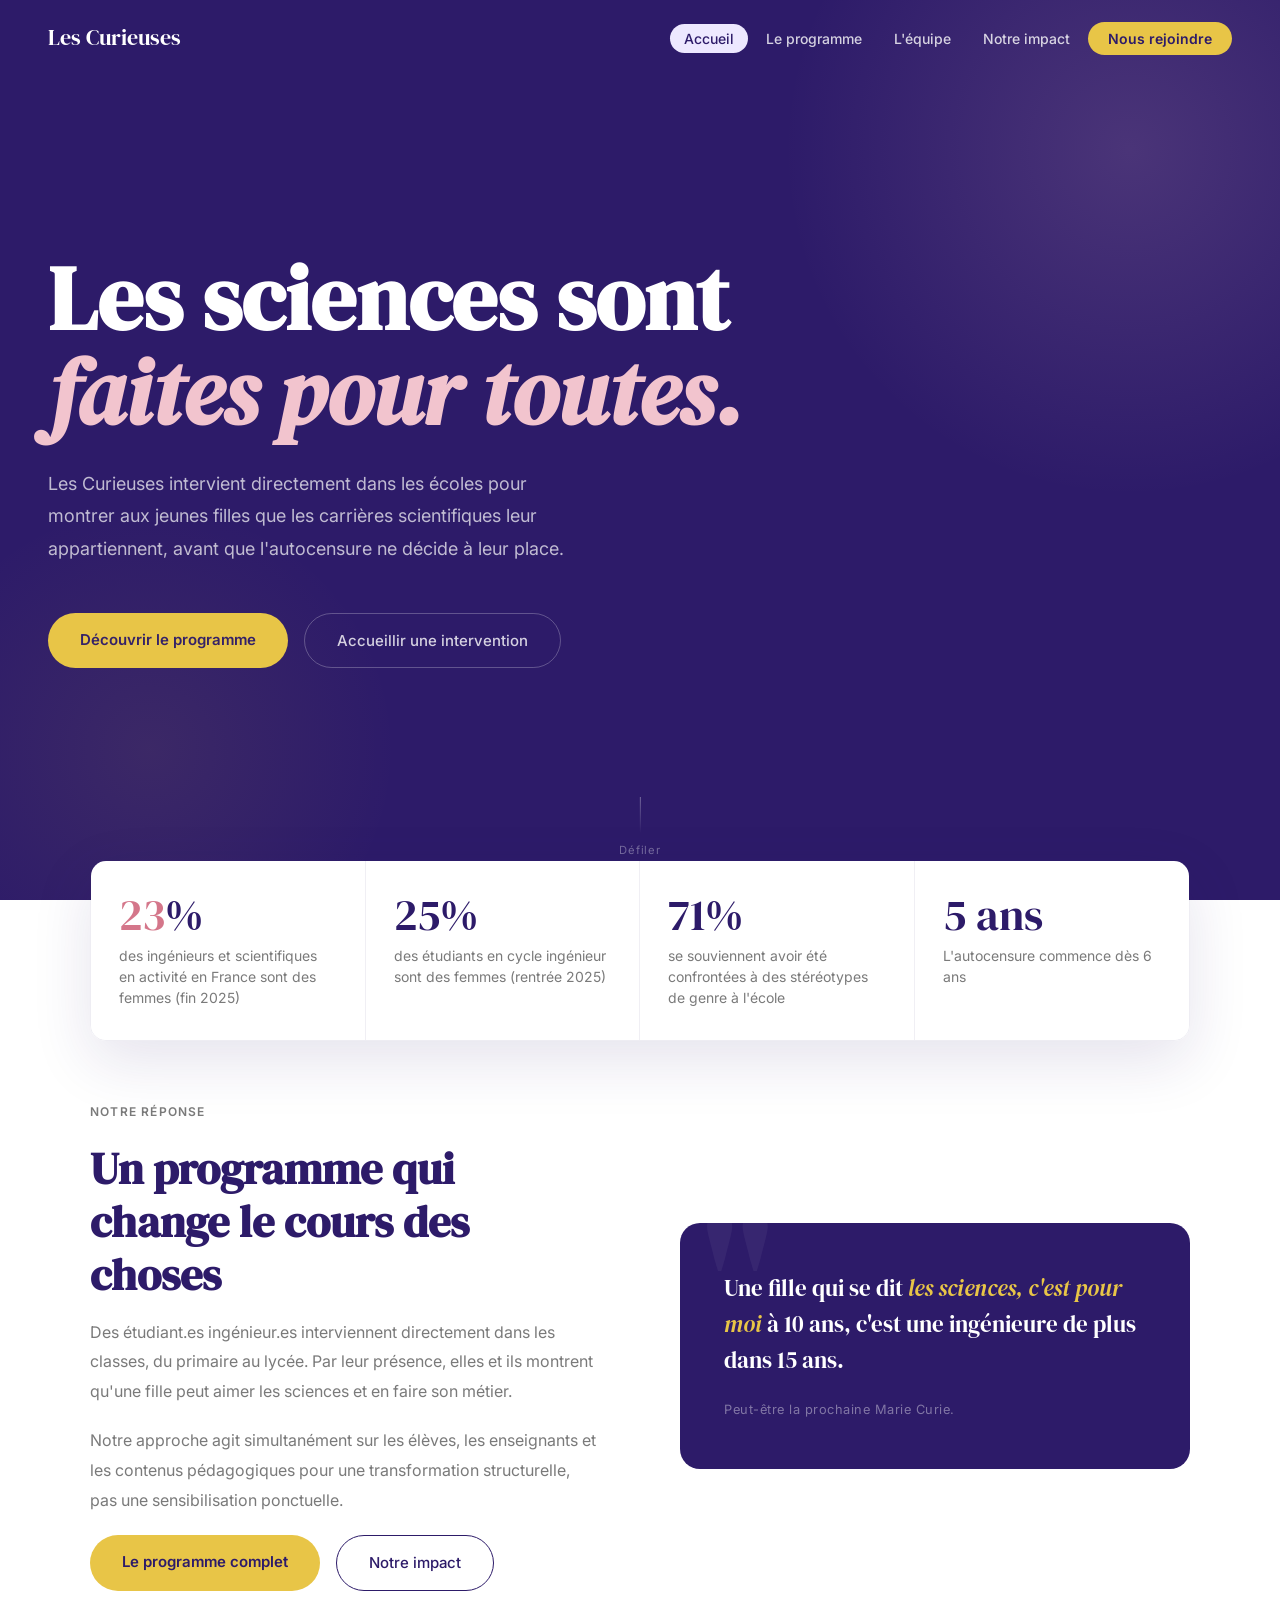
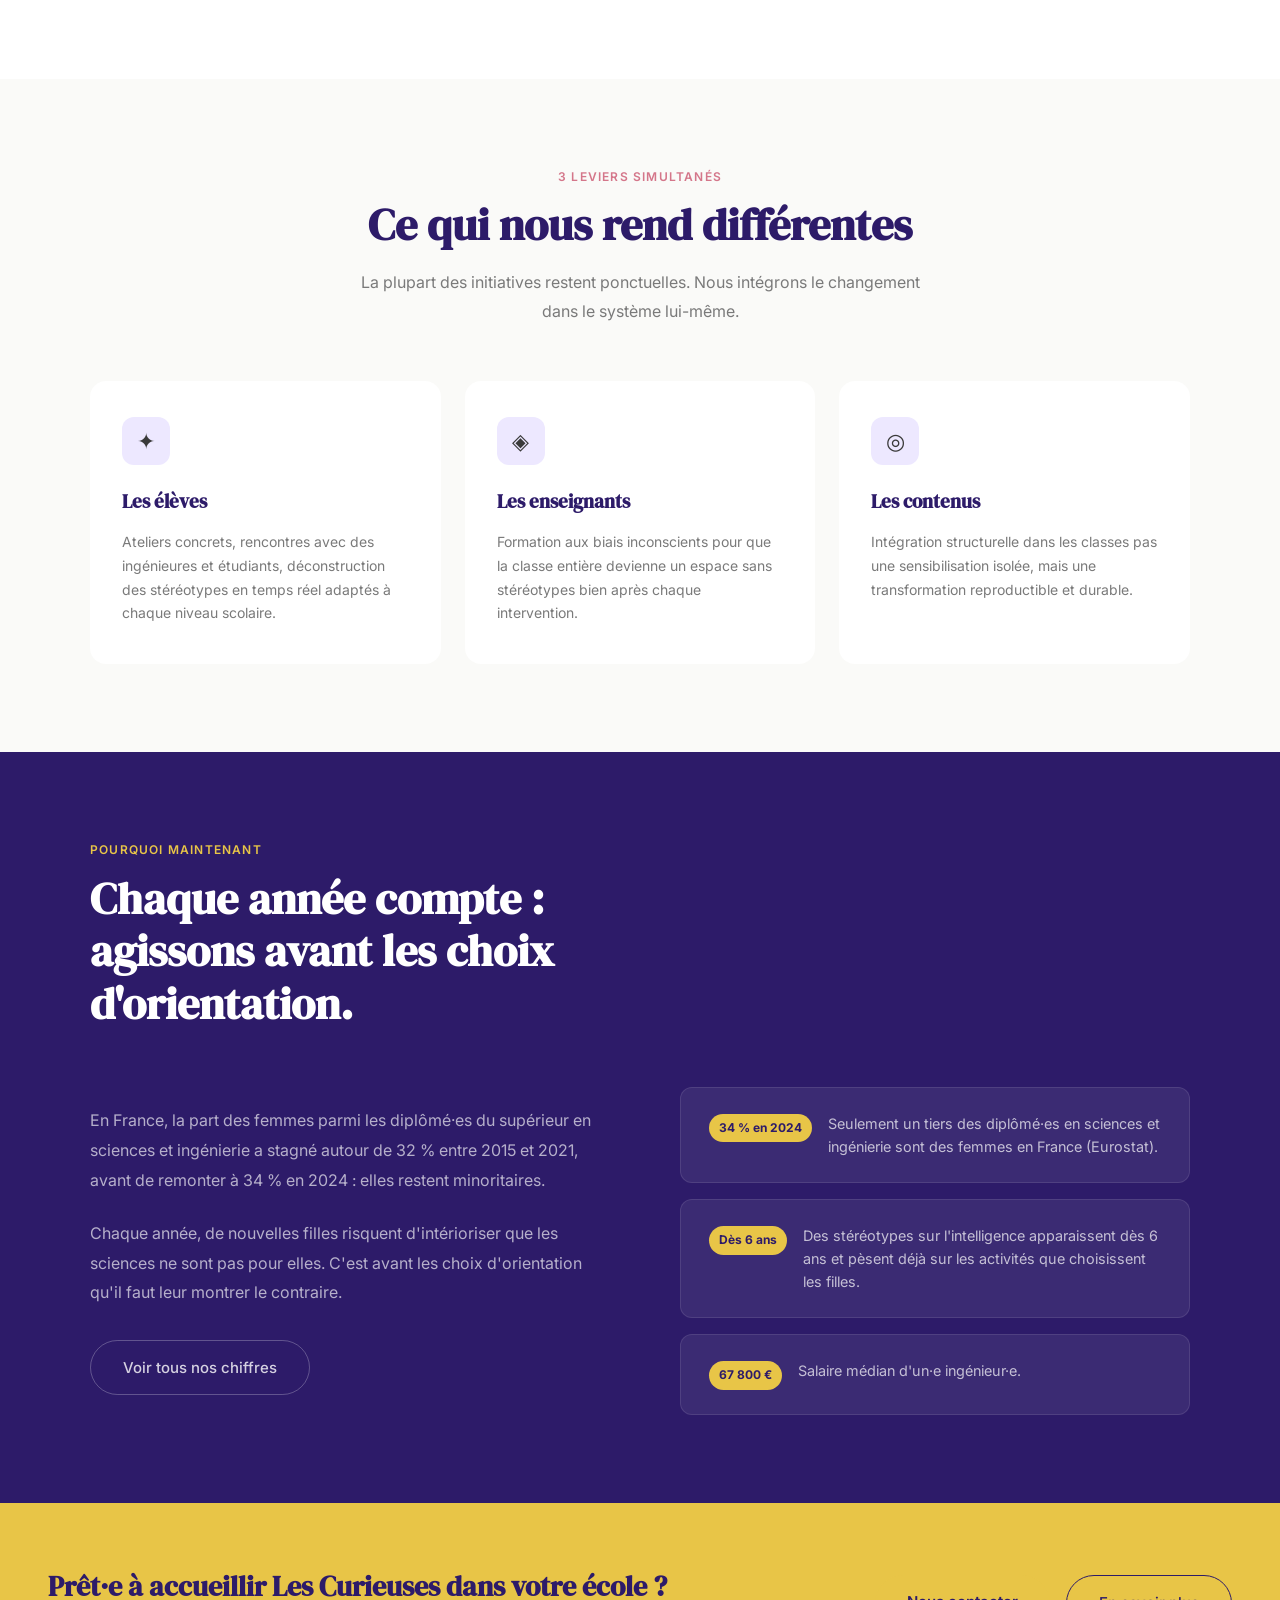
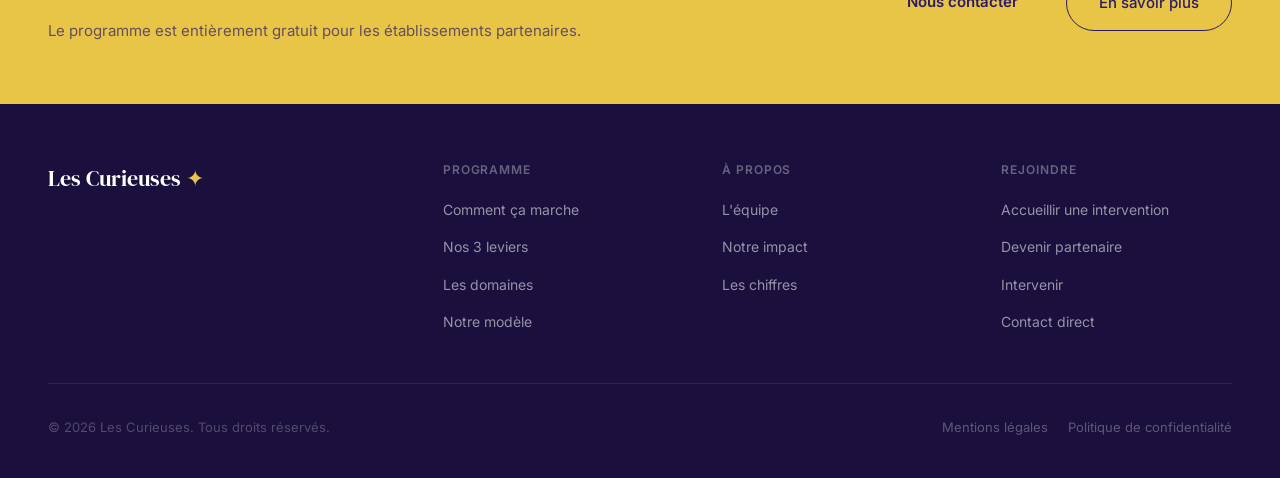
<file: index.html>
<!DOCTYPE html>
<html lang="fr">
<head>
<meta charset="UTF-8">
<meta name="viewport" content="width=device-width, initial-scale=1.0">
<title>Les Curieuses — Les sciences sont pour toutes</title>
<meta name="description" content="Les Curieuses : des ingénieur.es bénévoles interviennent en classe pour montrer aux filles de 6 à 16 ans que les sciences sont pour toutes.">
<meta property="og:title" content="Les Curieuses — Les sciences sont pour toutes">
<meta property="og:description" content="Les Curieuses : des ingénieur.es bénévoles interviennent en classe pour montrer aux filles de 6 à 16 ans que les sciences sont pour toutes.">
<meta property="og:type" content="website">
<link rel="icon" href="data:image/svg+xml,%3Csvg xmlns=%22http://www.w3.org/2000/svg%22 viewBox=%220 0 100 100%22%3E%3Ctext y=%22.9em%22 font-size=%2290%22%3E%E2%9C%A6%3C/text%3E%3C/svg%3E">
<link rel="preconnect" href="https://fonts.googleapis.com">
<link rel="preconnect" href="https://fonts.gstatic.com" crossorigin>
<link href="https://fonts.googleapis.com/css2?family=DM+Serif+Display:ital@0;1&family=Inter:wght@400;500;600&display=swap" rel="stylesheet">
<link rel="stylesheet" href="css/style.css">
<style>
  /* HERO */
  .hero {
    min-height: 100vh;
    background: var(--violet);
    display: flex;
    flex-direction: column;
    justify-content: center;
    padding: 120px 48px 100px;
    position: relative;
    overflow: hidden;
  }
  .hero::before {
    content: '';
    position: absolute;
    top: -200px; right: -200px;
    width: 700px; height: 700px;
    border-radius: 50%;
    background: radial-gradient(circle, rgba(242,196,206,0.15) 0%, transparent 70%);
    pointer-events: none;
  }
  .hero::after {
    content: '';
    position: absolute;
    bottom: -100px; left: -100px;
    width: 500px; height: 500px;
    border-radius: 50%;
    background: radial-gradient(circle, rgba(232,197,71,0.08) 0%, transparent 70%);
    pointer-events: none;
  }
  .hero-eyebrow {
    font-size: 0.75rem;
    font-weight: 600;
    letter-spacing: 0.12em;
    text-transform: uppercase;
    color: var(--gold);
    margin-bottom: 24px;
  }
  .hero h1 {
    font-family: 'DM Serif Display', serif;
    font-size: clamp(3rem, 7vw, 6rem);
    color: var(--white);
    line-height: 1.05;
    max-width: 800px;
    margin-bottom: 28px;
  }
  .hero h1 em { color: var(--rose); font-style: italic; }
  .hero-sub {
    font-size: 1.125rem;
    color: rgba(255,255,255,0.7);
    max-width: 540px;
    margin-bottom: 48px;
    line-height: 1.8;
  }
  .hero-actions { display: flex; gap: 16px; flex-wrap: wrap; }
  .hero-scroll {
    position: absolute;
    bottom: 40px; left: 50%;
    transform: translateX(-50%);
    display: flex; flex-direction: column; align-items: center; gap: 8px;
    color: rgba(255,255,255,0.35);
    font-size: 0.7rem;
    letter-spacing: 0.08em;
    animation: nudge 2s infinite;
  }
  .scroll-line { width: 1px; height: 36px; background: linear-gradient(to bottom, rgba(255,255,255,0.35), transparent); }
  @keyframes nudge { 0%,100% { transform: translateX(-50%) translateY(0); } 50% { transform: translateX(-50%) translateY(6px); } }

  /* STATS BAR */
  .stats-bar {
    background: var(--white);
    padding: 0 48px;
  }
  .stats-inner {
    max-width: 1100px;
    margin: 0 auto;
    display: grid;
    grid-template-columns: repeat(4, 1fr);
    border: 1px solid rgba(45,27,105,0.08);
    border-radius: 16px;
    overflow: hidden;
    transform: translateY(-40px);
    box-shadow: 0 20px 60px rgba(45,27,105,0.12);
  }
  .stat-item {
    padding: 32px 28px;
    border-right: 1px solid rgba(45,27,105,0.07);
    background: var(--white);
  }
  .stat-item:last-child { border-right: none; }
  .stat-num {
    font-family: 'DM Serif Display', serif;
    font-size: 2.75rem;
    color: var(--violet);
    line-height: 1;
    margin-bottom: 8px;
  }
  .stat-num .accent { color: var(--rose-deep); }
  .stat-label { font-size: 0.875rem; color: var(--text-muted); line-height: 1.5; }

  /* INTRO */
  .intro { background: var(--white); padding-top: 20px; }
  .intro-layout {
    display: grid;
    grid-template-columns: 1fr 1fr;
    gap: 80px;
    align-items: center;
  }
  .intro-text p { color: var(--text-muted); margin-bottom: 20px; line-height: 1.85; }
  .intro-actions { display: flex; gap: 16px; margin-top: 8px; flex-wrap: wrap; }
  .intro-visual {
    background: var(--violet);
    border-radius: 20px;
    padding: 48px 44px;
    position: relative;
    overflow: hidden;
  }
  .intro-visual::before {
    content: '"';
    font-family: 'DM Serif Display', serif;
    font-size: 11rem;
    color: rgba(255,255,255,0.05);
    position: absolute;
    top: -30px; left: 20px;
    line-height: 1;
  }
  .intro-quote {
    font-family: 'DM Serif Display', serif;
    font-size: 1.45rem;
    color: var(--white);
    line-height: 1.55;
    margin-bottom: 20px;
    position: relative;
  }
  .intro-quote em { color: var(--gold); font-style: italic; }
  .intro-attr { font-size: 0.8rem; color: rgba(255,255,255,0.4); letter-spacing: 0.04em; }

  /* LEVIERS PREVIEW */
  .leviers-preview { background: var(--cream); }
  .leviers-grid {
    display: grid;
    grid-template-columns: repeat(3, 1fr);
    gap: 24px;
    margin-top: 56px;
  }
  .levier-card {
    background: var(--white);
    border-radius: 16px;
    padding: 36px 32px;
    border-bottom: 3px solid transparent;
    transition: transform 0.2s, box-shadow 0.2s, border-color 0.2s;
  }
  .levier-card:hover { transform: translateY(-6px); box-shadow: 0 16px 40px rgba(45,27,105,0.1); border-bottom-color: var(--rose-deep); }
  .levier-icon {
    width: 48px; height: 48px;
    border-radius: 12px;
    background: var(--violet-pale);
    display: flex; align-items: center; justify-content: center;
    font-size: 1.4rem;
    margin-bottom: 20px;
  }
  .levier-title { font-family: 'DM Serif Display', serif; font-size: 1.2rem; color: var(--violet); margin-bottom: 12px; }
  .levier-desc { font-size: 0.875rem; color: var(--text-muted); line-height: 1.7; }

  /* POURQUOI MAINTENANT */
  .urgence { background: var(--violet); padding: 88px 48px; }
  .urgence .section-title { color: var(--white); }
  .urgence .section-eyebrow { color: var(--gold); }
  .urgence-layout {
    display: grid;
    grid-template-columns: 1fr 1fr;
    gap: 80px;
    align-items: center;
    margin-top: 56px;
  }
  .urgence-text p { color: rgba(255,255,255,0.65); line-height: 1.85; margin-bottom: 24px; }
  .urgence-cards { display: flex; flex-direction: column; gap: 16px; }
  .urgence-card {
    background: rgba(255,255,255,0.07);
    border: 1px solid rgba(255,255,255,0.1);
    border-radius: 12px;
    padding: 24px 28px;
    display: flex; gap: 16px; align-items: flex-start;
  }
  .urgence-badge {
    background: var(--gold);
    color: var(--violet);
    font-size: 0.75rem;
    font-weight: 700;
    padding: 4px 10px;
    border-radius: 100px;
    white-space: nowrap;
    margin-top: 2px;
  }
  .urgence-card-text { font-size: 0.9rem; color: rgba(255,255,255,0.7); line-height: 1.6; }

  /* CTA BANDE */
  .cta-band {
    background: var(--gold);
    padding: 60px 48px;
    display: flex;
    align-items: center;
    justify-content: space-between;
    gap: 32px;
    flex-wrap: wrap;
  }
  .cta-band-text h2 {
    font-family: 'DM Serif Display', serif;
    font-size: 1.75rem;
    color: var(--violet);
    margin-bottom: 8px;
  }
  .cta-band-text p { font-size: 0.9375rem; color: rgba(45,27,105,0.7); }
  .cta-band .btn-secondary { border-color: var(--violet); }

  @media (max-width: 768px) {
    .hero { padding: 110px 24px 80px; }
    .stats-bar { padding: 0 24px; }
    .stats-inner { grid-template-columns: 1fr 1fr; transform: translateY(-24px); }
    .stat-item { border-bottom: 1px solid rgba(45,27,105,0.07); }
    .intro-layout, .urgence-layout { grid-template-columns: 1fr; gap: 40px; }
    .leviers-grid { grid-template-columns: 1fr; }
    .cta-band { flex-direction: column; text-align: center; padding: 48px 24px; }
  }
</style>
</head>
<body>
<div id="nav-placeholder"></div>

<!-- HERO -->
<section class="hero">
  <!-- <p class="hero-eyebrow">En hommage à Marie Curie ✦ Double lauréate du Prix Nobel</p> -->
  <h1>Les sciences sont<br><em>faites pour toutes.</em></h1>
  <p class="hero-sub">Les Curieuses intervient directement dans les écoles pour montrer aux jeunes filles que les carrières scientifiques leur appartiennent, avant que l'autocensure ne décide à leur place.</p>
  <div class="hero-actions">
    <a href="programme.html" class="btn-primary">Découvrir le programme</a>
    <a href="contact.html" class="btn-ghost">Accueillir une intervention</a>
  </div>
  <div class="hero-scroll">
    <div class="scroll-line"></div>
    <span>Défiler</span>
  </div>
</section>

<!-- STATS BAR -->
<div class="stats-bar">
  <div class="stats-inner">
    <div class="stat-item reveal">
      <div class="stat-num"><span class="counter accent" data-target="27">0</span>%</div>
      <p class="stat-label">des ingénieurs et scientifiques en activité en France sont des femmes (fin 2025)</p>
    </div>
    <div class="stat-item reveal reveal-delay-1">
      <div class="stat-num"><span class="counter" data-target="29">0</span>%</div>
      <p class="stat-label">des étudiants en cycle ingénieur sont des femmes (rentrée 2025)</p>
    </div>
    <div class="stat-item reveal reveal-delay-2">
      <div class="stat-num"><span class="counter" data-target="82">0</span>%</div>
      <p class="stat-label">se souviennent avoir été confrontées à des stéréotypes de genre à l'école</p>
    </div>
    <div class="stat-item reveal reveal-delay-3">
      <div class="stat-num"><span class="counter" data-target="6">0</span> ans</div>
      <p class="stat-label">L'autocensure commence dès 6 ans</p>
    </div>
  </div>
</div>

<!-- INTRO -->
<section class="intro">
  <div class="container">
    <div class="intro-layout">
      <div class="intro-text">
        <p class="section-eyebrow reveal">Notre réponse</p>
        <h2 class="section-title reveal">Un programme qui change le cours des choses</h2>
        <p class="reveal">Des étudiant.es ingénieur.es interviennent directement dans les classes, du primaire au lycée. Par leur présence, elles et ils montrent qu'une fille peut aimer les sciences et en faire son métier.</p>
        <p class="reveal">Notre approche agit simultanément sur les élèves, les enseignants et les contenus pédagogiques pour une transformation structurelle, pas une sensibilisation ponctuelle.</p>
        <div class="intro-actions reveal">
          <a href="programme.html" class="btn-primary">Le programme complet</a>
          <a href="impact.html" class="btn-secondary">Notre impact</a>
        </div>
      </div>
      <div class="intro-visual reveal">
        <p class="intro-quote">Une fille qui se dit <em> les sciences, c'est pour moi </em> à 10 ans, c'est une ingénieure de plus dans 15 ans.</p>
        <p class="intro-attr"> Peut-être la prochaine Marie Curie.</p>
      </div>
    </div>
  </div>
</section>

<!-- LEVIERS -->
<section class="leviers-preview">
  <div class="container">
    <div style="text-align: center; max-width: 560px; margin: 0 auto;">
      <p class="section-eyebrow reveal">3 leviers simultanés</p>
      <h2 class="section-title reveal">Ce qui nous rend différentes</h2>
      <p class="section-sub reveal">La plupart des initiatives restent ponctuelles. Nous intégrons le changement dans le système lui-même.</p>
    </div>
    <div class="leviers-grid">
      <div class="levier-card reveal">
        <div class="levier-icon">✦</div>
        <h3 class="levier-title">Les élèves</h3>
        <p class="levier-desc">Ateliers concrets, rencontres avec des ingénieures et étudiants, déconstruction des stéréotypes en temps réel adaptés à chaque niveau scolaire.</p>
      </div>
      <div class="levier-card reveal reveal-delay-1">
        <div class="levier-icon">◈</div>
        <h3 class="levier-title">Les enseignants</h3>
        <p class="levier-desc">Formation aux biais inconscients pour que la classe entière devienne un espace sans stéréotypes bien après chaque intervention.</p>
      </div>
      <div class="levier-card reveal reveal-delay-2">
        <div class="levier-icon">◎</div>
        <h3 class="levier-title">Les contenus</h3>
        <p class="levier-desc">Intégration structurelle dans les classes pas une sensibilisation isolée, mais une transformation reproductible et durable.</p>
      </div>
    </div>
  </div>
</section>

<!-- URGENCE -->
<section class="urgence">
  <div class="container">
    <p class="section-eyebrow reveal">Pourquoi maintenant</p>
    <h2 class="section-title reveal" style="max-width: 600px;">Chaque année compte : agissons avant les choix d'orientation.</h2>
    <div class="urgence-layout">
      <div class="urgence-text">
        <p class="reveal">En France, la part des femmes parmi les diplômé·es du supérieur en sciences et ingénierie a stagné autour de 32 % entre 2015 et 2021, avant de remonter à 34 % en 2024 : elles restent minoritaires.</p>
        <p class="reveal">Chaque année, de nouvelles filles risquent d'intérioriser que les sciences ne sont pas pour elles. C'est avant les choix d'orientation qu'il faut leur montrer le contraire.</p>
        <a href="impact.html" class="btn-ghost reveal" style="margin-top: 8px;">Voir tous nos chiffres</a>
      </div>
      <div class="urgence-cards">
        <div class="urgence-card reveal">
          <span class="urgence-badge">34 % en 2024</span>
          <p class="urgence-card-text">Seulement un tiers des diplômé·es en sciences et ingénierie sont des femmes en France (Eurostat).</p>
        </div>
        <div class="urgence-card reveal reveal-delay-1">
          <span class="urgence-badge">Dès 6 ans</span>
          <p class="urgence-card-text">Des stéréotypes sur l'intelligence apparaissent dès 6 ans et pèsent déjà sur les activités que choisissent les filles.</p>
        </div>
        <div class="urgence-card reveal reveal-delay-2">
          <span class="urgence-badge">67 800 €</span>
          <p class="urgence-card-text">Salaire médian d'un·e ingénieur·e.</p>
        </div>
      </div>
    </div>
  </div>
</section>

<!-- CTA BAND -->
<div class="cta-band">
  <div class="cta-band-text">
    <h2>Prêt·e à accueillir Les Curieuses dans votre école ?</h2>
    <p>Le programme est entièrement gratuit pour les établissements partenaires.</p>
  </div>
  <div style="display: flex; gap: 16px; flex-wrap: wrap;">
    <a href="contact.html" class="btn-primary">Nous contacter</a>
    <a href="programme.html" class="btn-secondary">En savoir plus</a>
  </div>
</div>

<div id="footer-placeholder"></div>
<script src="js/layout.js"></script>
<script src="js/main.js"></script>
</body>
</html>
</file>
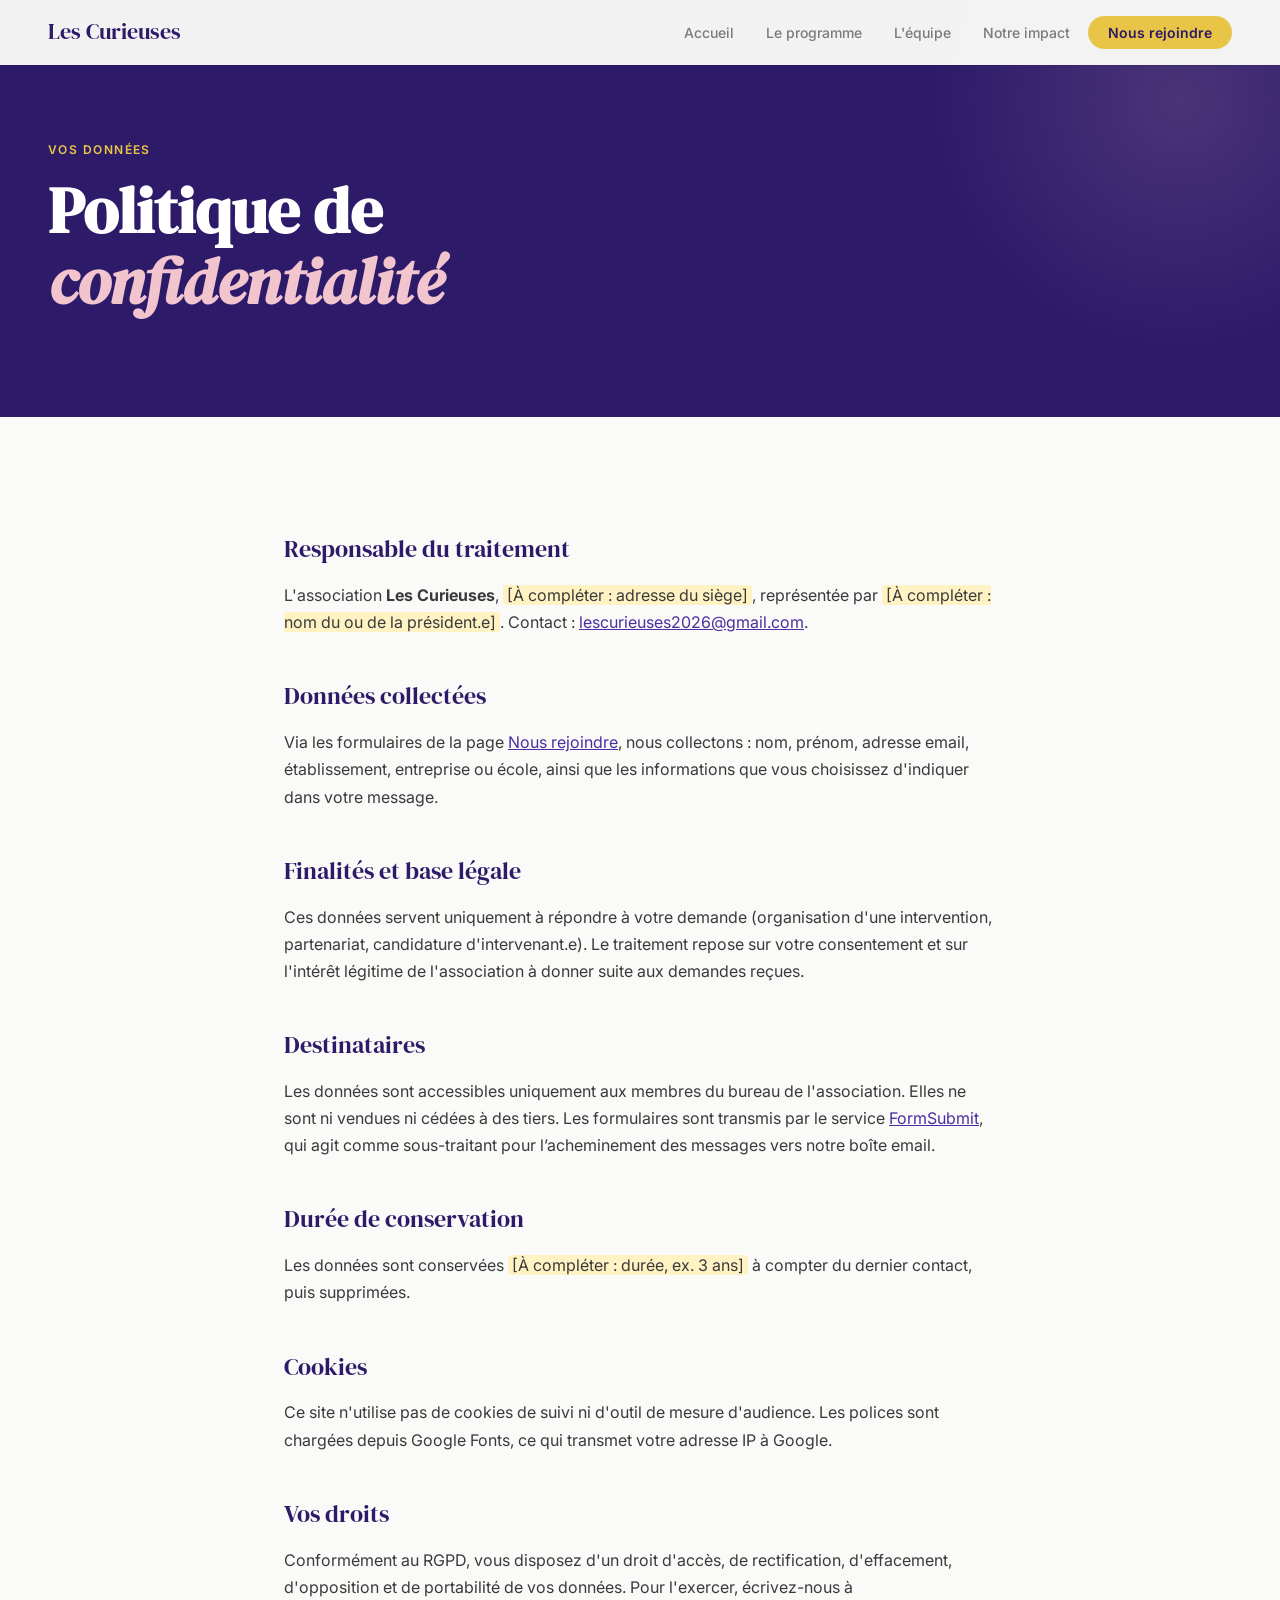
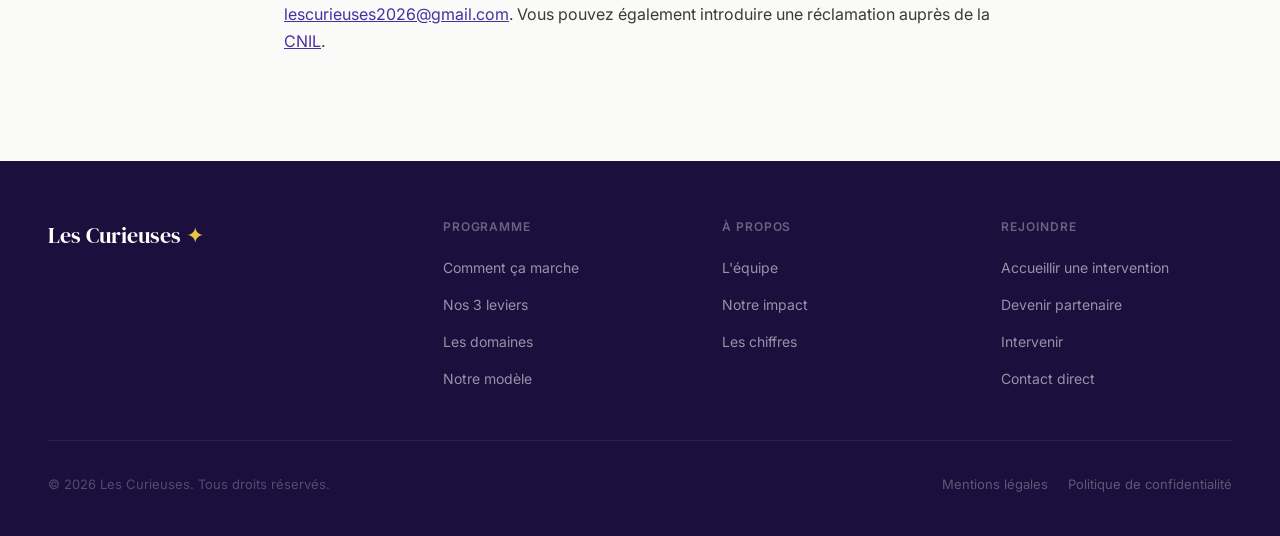
<file: confidentialite.html>
<!DOCTYPE html>
<html lang="fr">
<head>
<meta charset="UTF-8">
<meta name="viewport" content="width=device-width, initial-scale=1.0">
<title>Politique de confidentialité — Les Curieuses</title>
<meta name="description" content="Comment Les Curieuses collecte et protège vos données personnelles.">
<meta property="og:title" content="Politique de confidentialité — Les Curieuses">
<meta property="og:description" content="Comment Les Curieuses collecte et protège vos données personnelles.">
<meta property="og:type" content="website">
<link rel="icon" href="data:image/svg+xml,%3Csvg xmlns=%22http://www.w3.org/2000/svg%22 viewBox=%220 0 100 100%22%3E%3Ctext y=%22.9em%22 font-size=%2290%22%3E%E2%9C%A6%3C/text%3E%3C/svg%3E">
<link rel="preconnect" href="https://fonts.googleapis.com">
<link rel="preconnect" href="https://fonts.gstatic.com" crossorigin>
<link href="https://fonts.googleapis.com/css2?family=DM+Serif+Display:ital@0;1&family=Inter:wght@400;500;600&display=swap" rel="stylesheet">
<link rel="stylesheet" href="css/style.css">
<style>
  .legal { max-width: 760px; margin: 0 auto; padding: 72px 24px 96px; }
  .legal h2 { font-family: 'DM Serif Display', serif; color: var(--violet); font-size: 1.5rem; font-weight: 400; margin: 40px 0 12px; }
  .legal p, .legal li { line-height: 1.7; margin-bottom: 10px; }
  .legal ul { padding-left: 20px; margin-bottom: 10px; }
  .legal a { color: var(--violet-light); }
  .todo { background: #FFF3C4; padding: 0 4px; border-radius: 3px; }
</style>
</head>
<body>
<div id="nav-placeholder"></div>

<div class="page-header">
  <p class="page-header-eyebrow">Vos données</p>
  <h1>Politique de <em>confidentialité</em></h1>
</div>

<section class="legal">
  <h2>Responsable du traitement</h2>
  <p>L'association <strong>Les Curieuses</strong>, <span class="todo">[À compléter : adresse du siège]</span>, représentée par <span class="todo">[À compléter : nom du ou de la président.e]</span>. Contact : <a href="mailto:lescurieuses2026@gmail.com">lescurieuses2026@gmail.com</a>.</p>

  <h2>Données collectées</h2>
  <p>Via les formulaires de la page <a href="contact.html">Nous rejoindre</a>, nous collectons : nom, prénom, adresse email, établissement, entreprise ou école, ainsi que les informations que vous choisissez d'indiquer dans votre message.</p>

  <h2>Finalités et base légale</h2>
  <p>Ces données servent uniquement à répondre à votre demande (organisation d'une intervention, partenariat, candidature d'intervenant.e). Le traitement repose sur votre consentement et sur l'intérêt légitime de l'association à donner suite aux demandes reçues.</p>

  <h2>Destinataires</h2>
  <p>Les données sont accessibles uniquement aux membres du bureau de l'association. Elles ne sont ni vendues ni cédées à des tiers. Les formulaires sont transmis par le service <a href="https://formsubmit.co" target="_blank" rel="noopener">FormSubmit</a>, qui agit comme sous-traitant pour l’acheminement des messages vers notre boîte email.</p>

  <h2>Durée de conservation</h2>
  <p>Les données sont conservées <span class="todo">[À compléter : durée, ex. 3 ans]</span> à compter du dernier contact, puis supprimées.</p>

  <h2>Cookies</h2>
  <p>Ce site n'utilise pas de cookies de suivi ni d'outil de mesure d'audience. Les polices sont chargées depuis Google Fonts, ce qui transmet votre adresse IP à Google.</p>

  <h2>Vos droits</h2>
  <p>Conformément au RGPD, vous disposez d'un droit d'accès, de rectification, d'effacement, d'opposition et de portabilité de vos données. Pour l'exercer, écrivez-nous à <a href="mailto:lescurieuses2026@gmail.com">lescurieuses2026@gmail.com</a>. Vous pouvez également introduire une réclamation auprès de la <a href="https://www.cnil.fr" target="_blank" rel="noopener">CNIL</a>.</p>
</section>

<div id="footer-placeholder"></div>
<script src="js/layout.js"></script>
<script src="js/main.js"></script>
<script>
  document.addEventListener('DOMContentLoaded', () => {
    const navbar = document.getElementById('navbar');
    if (navbar) navbar.classList.add('solid');
  });
</script>
</body>
</html>
</file>
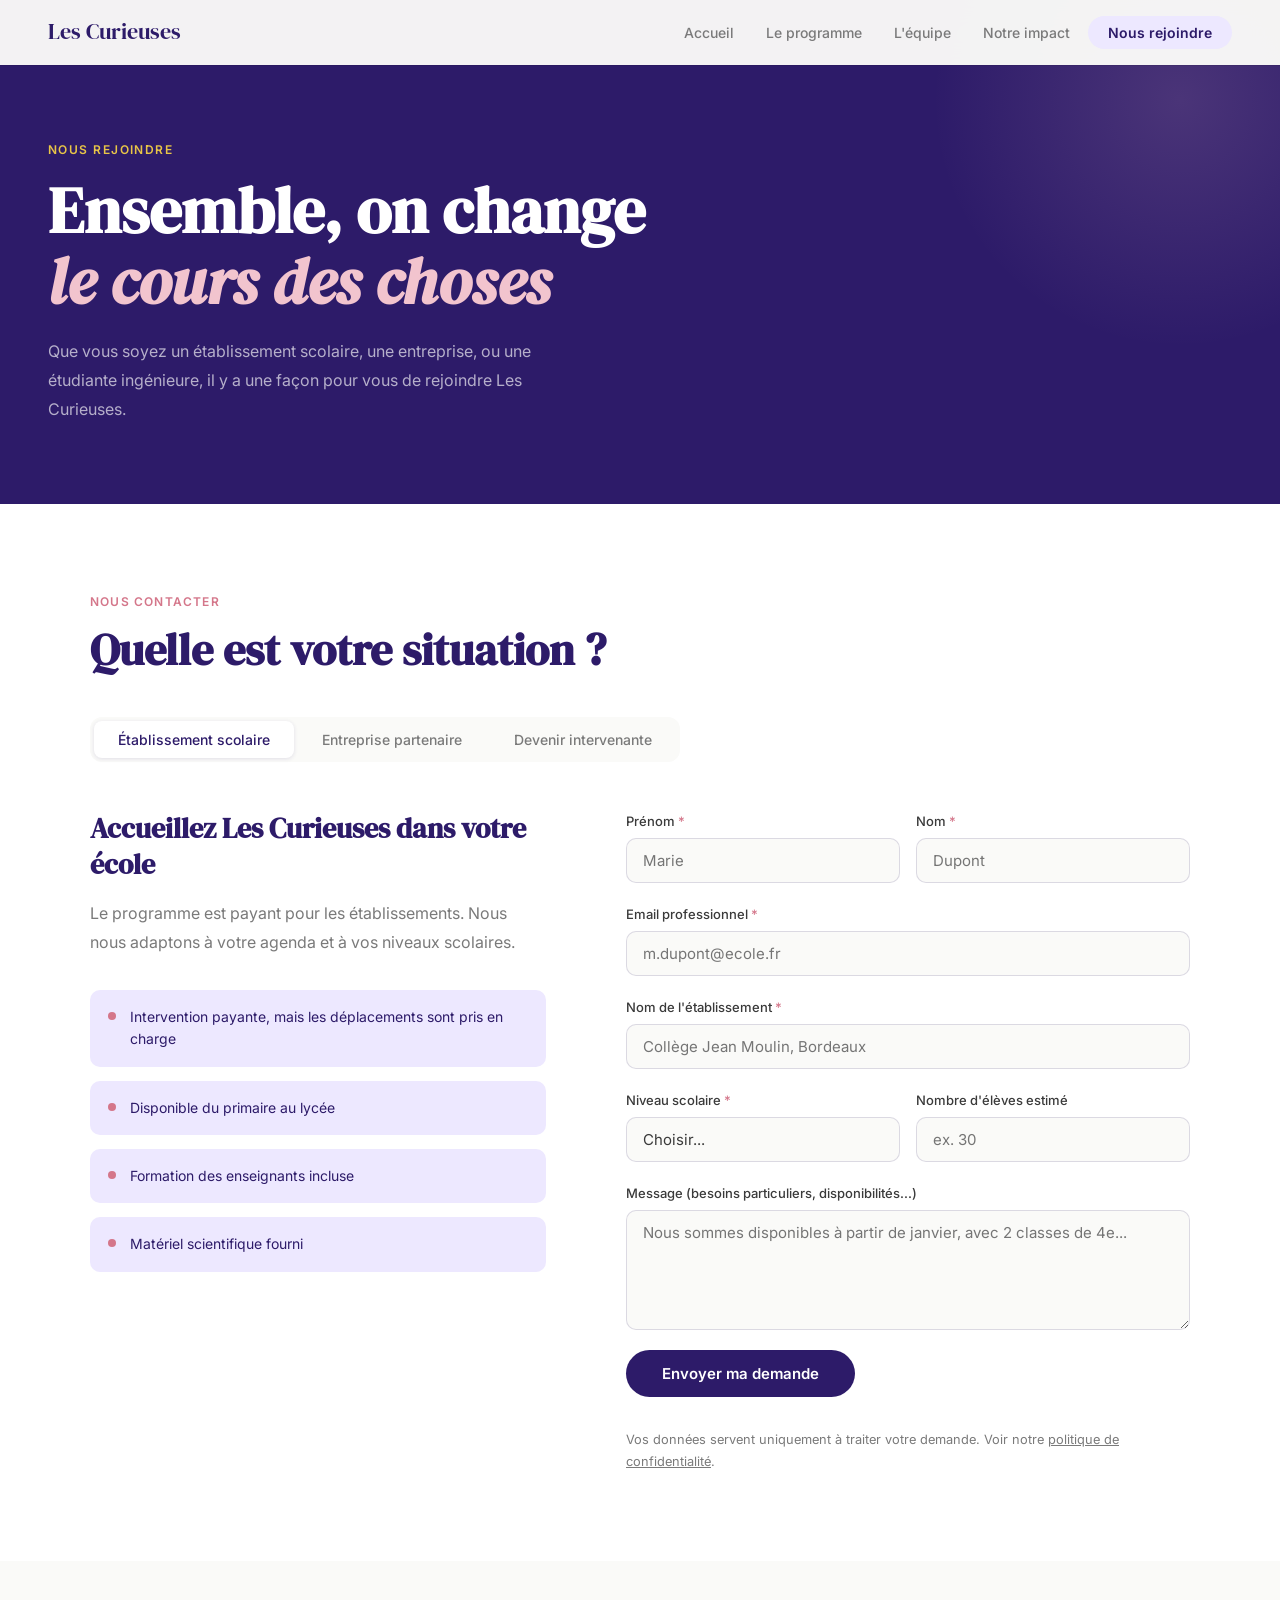
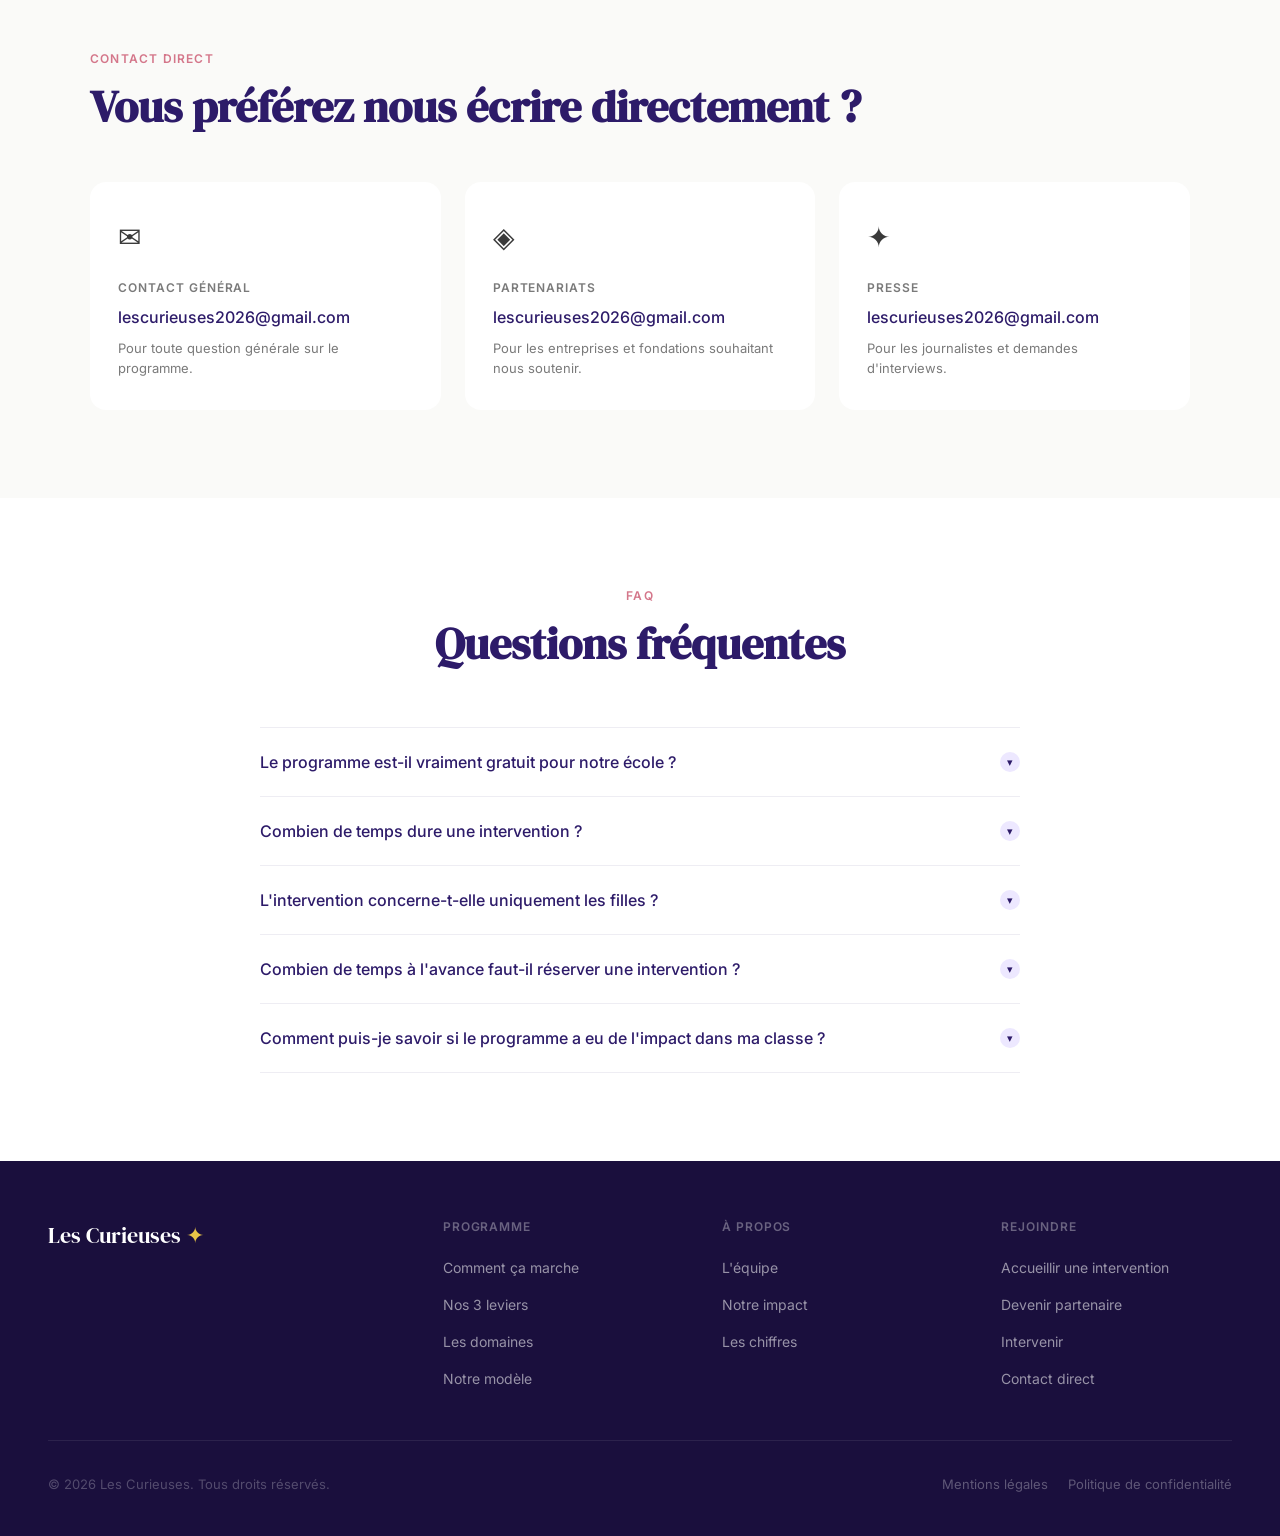
<file: contact.html>
<!DOCTYPE html>
<html lang="fr">
<head>
<meta charset="UTF-8">
<meta name="viewport" content="width=device-width, initial-scale=1.0">
<title>Contact — Les Curieuses</title>
<meta name="description" content="Accueillir une intervention, devenir partenaire ou intervenant.e : rejoignez Les Curieuses.">
<meta property="og:title" content="Contact — Les Curieuses">
<meta property="og:description" content="Accueillir une intervention, devenir partenaire ou intervenant.e : rejoignez Les Curieuses.">
<meta property="og:type" content="website">
<link rel="icon" href="data:image/svg+xml,%3Csvg xmlns=%22http://www.w3.org/2000/svg%22 viewBox=%220 0 100 100%22%3E%3Ctext y=%22.9em%22 font-size=%2290%22%3E%E2%9C%A6%3C/text%3E%3C/svg%3E">
<link rel="preconnect" href="https://fonts.googleapis.com">
<link rel="preconnect" href="https://fonts.gstatic.com" crossorigin>
<link rel="preconnect" href="https://formsubmit.co" crossorigin>
<link href="https://fonts.googleapis.com/css2?family=DM+Serif+Display:ital@0;1&family=Inter:wght@400;500;600&display=swap" rel="stylesheet">
<link rel="stylesheet" href="css/style.css">
<style>
  nav { background: var(--violet); }

  /* TABS */
  .tabs-section { background: var(--white); }
  .tabs-header {
    display: flex;
    gap: 4px;
    background: var(--cream);
    border-radius: 12px;
    padding: 4px;
    margin-bottom: 48px;
    width: fit-content;
  }
  .tab-btn {
    padding: 10px 24px;
    border-radius: 8px;
    font-size: 0.875rem;
    font-weight: 500;
    color: var(--text-muted);
    cursor: pointer;
    border: none;
    background: none;
    transition: background 0.15s, color 0.15s;
    font-family: 'Inter', sans-serif;
  }
  .tab-btn.active {
    background: var(--white);
    color: var(--violet);
    box-shadow: 0 1px 4px rgba(45,27,105,0.12);
  }
  .tab-panel { display: none; }
  .tab-panel.active { display: grid; }

  /* FORM LAYOUT */
  .form-layout {
    grid-template-columns: 1fr 1fr;
    gap: 80px;
    align-items: start;
  }
  .form-info h3 {
    font-family: 'DM Serif Display', serif;
    font-size: 1.75rem;
    color: var(--violet);
    margin-bottom: 16px;
    line-height: 1.3;
  }
  .form-info p { color: var(--text-muted); line-height: 1.85; margin-bottom: 20px; }
  .form-highlights { display: flex; flex-direction: column; gap: 14px; margin-top: 32px; }
  .form-highlight {
    display: flex; gap: 14px; align-items: flex-start;
    background: var(--violet-pale);
    border-radius: 10px;
    padding: 16px 18px;
  }
  .highlight-dot { width: 8px; height: 8px; border-radius: 50%; background: var(--rose-deep); flex-shrink: 0; margin-top: 6px; }
  .highlight-text { font-size: 0.875rem; color: var(--violet); line-height: 1.6; }

  /* FORM */
  .contact-form { display: flex; flex-direction: column; gap: 20px; }
  .form-row { display: grid; grid-template-columns: 1fr 1fr; gap: 16px; }
  .form-group { display: flex; flex-direction: column; gap: 6px; }
  .form-group label { font-size: 0.8125rem; font-weight: 500; color: var(--text); }
  .form-group input,
  .form-group select,
  .form-group textarea {
    padding: 12px 16px;
    border: 1.5px solid rgba(45,27,105,0.15);
    border-radius: 10px;
    font-size: 0.9375rem;
    font-family: 'Inter', sans-serif;
    color: var(--text);
    background: var(--cream);
    transition: border-color 0.15s, background 0.15s;
    outline: none;
    -webkit-appearance: none;
  }
  .form-group input:focus,
  .form-group select:focus,
  .form-group textarea:focus {
    border-color: var(--violet);
    background: var(--white);
    box-shadow: 0 0 0 4px rgba(45,27,105,0.06);
  }
  .form-group textarea { resize: vertical; min-height: 120px; }
  .form-group select { cursor: pointer; }
  .form-required { color: var(--rose-deep); }
  .form-submit {
    background: var(--violet);
    color: var(--white);
    padding: 14px 36px;
    border-radius: 100px;
    font-size: 0.9375rem;
    font-weight: 600;
    border: none;
    cursor: pointer;
    font-family: 'Inter', sans-serif;
    transition: transform 0.15s, box-shadow 0.15s;
    align-self: flex-start;
  }
  .form-submit:hover { transform: translateY(-2px); box-shadow: 0 8px 24px rgba(45,27,105,0.25); }
  .form-success {
    display: none;
    background: #EAF3DE;
    color: #3B6D11;
    border-radius: 12px;
    padding: 20px 24px;
    font-size: 0.9rem;
    line-height: 1.6;
  }

  /* CONTACT DIRECT */
  .contact-direct { background: var(--cream); }
  .contact-direct-grid {
    display: grid;
    grid-template-columns: repeat(auto-fit, minmax(240px, 1fr));
    gap: 24px;
    margin-top: 48px;
  }
  .contact-item {
    background: var(--white);
    border-radius: 16px;
    padding: 32px 28px;
    transition: transform 0.2s;
  }
  .contact-item:hover { transform: translateY(-4px); }
  .contact-item-icon { font-size: 1.75rem; margin-bottom: 16px; }
  .contact-item-label { font-size: 0.75rem; font-weight: 600; letter-spacing: 0.08em; text-transform: uppercase; color: var(--text-muted); margin-bottom: 6px; }
  .contact-item-value { font-size: 1rem; font-weight: 500; color: var(--violet); margin-bottom: 8px; }
  .contact-item a { color: var(--violet); text-decoration: none; transition: color 0.15s; }
  .contact-item a:hover { color: var(--rose-deep); }
  .contact-item-desc { font-size: 0.8125rem; color: var(--text-muted); line-height: 1.5; }

  /* FAQ */
  .faq { background: var(--white); }
  .faq-list { max-width: 760px; margin: 56px auto 0; display: flex; flex-direction: column; gap: 0; }
  .faq-item { border-bottom: 1px solid rgba(45,27,105,0.08); }
  .faq-item:first-child { border-top: 1px solid rgba(45,27,105,0.08); }
  .faq-q {
    width: 100%;
    background: none;
    border: none;
    padding: 24px 0;
    display: flex;
    justify-content: space-between;
    align-items: center;
    cursor: pointer;
    font-size: 1rem;
    font-weight: 500;
    color: var(--violet);
    font-family: 'Inter', sans-serif;
    text-align: left;
    gap: 16px;
  }
  .faq-chevron {
    width: 20px; height: 20px;
    border-radius: 50%;
    background: var(--violet-pale);
    display: flex; align-items: center; justify-content: center;
    font-size: 0.7rem;
    color: var(--violet);
    flex-shrink: 0;
    transition: transform 0.25s, background 0.15s;
  }
  .faq-item.open .faq-chevron { transform: rotate(180deg); background: var(--violet); color: var(--white); }
  .faq-a {
    max-height: 0;
    overflow: hidden;
    transition: max-height 0.35s ease;
  }
  .faq-a-inner { padding: 0 0 24px; font-size: 0.9375rem; color: var(--text-muted); line-height: 1.8; }

  @media (max-width: 768px) {
    .form-layout { grid-template-columns: 1fr; }
    .form-row { grid-template-columns: 1fr; }
    .tabs-header { width: 100%; }
    .tab-btn { flex: 1; text-align: center; }
  }
</style>
</head>
<body>
<div id="nav-placeholder"></div>

<div class="page-header">
  <p class="page-header-eyebrow">Nous rejoindre</p>
  <h1>Ensemble, on change<br><em>le cours des choses</em></h1>
  <p class="page-header-sub">Que vous soyez un établissement scolaire, une entreprise, ou une étudiante ingénieure, il y a une façon pour vous de rejoindre Les Curieuses.</p>
</div>

<!-- FORMULAIRES AVEC TABS -->
<section class="tabs-section">
  <div class="container">
    <p class="section-eyebrow reveal">Nous contacter</p>
    <h2 class="section-title reveal" style="margin-bottom: 40px;">Quelle est votre situation ?</h2>

    <div class="tabs-header reveal" role="tablist">
      <button class="tab-btn active" role="tab" aria-selected="true" data-tab="etablissement">Établissement scolaire</button>
      <button class="tab-btn" role="tab" aria-selected="false" data-tab="partenaire">Entreprise partenaire</button>
      <button class="tab-btn" role="tab" aria-selected="false" data-tab="intervenir">Devenir intervenante</button>
    </div>

    <!-- TAB: ETABLISSEMENT -->
    <div class="tab-panel active form-layout" id="tab-etablissement">
      <div class="form-info reveal">
        <h3>Accueillez Les Curieuses dans votre école</h3>
        <p>Le programme est payant pour les établissements. Nous nous adaptons à votre agenda et à vos niveaux scolaires.</p>
        <div class="form-highlights">
          <div class="form-highlight"><div class="highlight-dot"></div><div class="highlight-text">Intervention payante, mais les déplacements sont pris en charge</div></div>
          <div class="form-highlight"><div class="highlight-dot"></div><div class="highlight-text">Disponible du primaire au lycée</div></div>
          <div class="form-highlight"><div class="highlight-dot"></div><div class="highlight-text">Formation des enseignants incluse</div></div>
          <div class="form-highlight"><div class="highlight-dot"></div><div class="highlight-text">Matériel scientifique fourni</div></div>
        </div>
      </div>
      <form class="contact-form reveal" id="form-etablissement">
        <div class="form-row">
          <div class="form-group">
            <label>Prénom <span class="form-required">*</span></label>
            <input type="text" name="prenom" placeholder="Marie" required>
          </div>
          <div class="form-group">
            <label>Nom <span class="form-required">*</span></label>
            <input type="text" name="nom" placeholder="Dupont" required>
          </div>
        </div>
        <div class="form-group">
          <label>Email professionnel <span class="form-required">*</span></label>
          <input type="email" name="email" placeholder="m.dupont@ecole.fr" required>
        </div>
        <div class="form-group">
          <label>Nom de l'établissement <span class="form-required">*</span></label>
          <input type="text" name="etablissement" placeholder="Collège Jean Moulin, Bordeaux" required>
        </div>
        <div class="form-row">
          <div class="form-group">
            <label>Niveau scolaire <span class="form-required">*</span></label>
            <select name="niveau" required>
              <option value="">Choisir...</option>
              <option>Primaire (CE2–CM2)</option>
              <option>Collège (6e–3e)</option>
              <option>Lycée (2de–Tle)</option>
              <option>Plusieurs niveaux</option>
            </select>
          </div>
          <div class="form-group">
            <label>Nombre d'élèves estimé</label>
            <input type="number" name="eleves" placeholder="ex. 30">
          </div>
        </div>
        <div class="form-group">
          <label>Message (besoins particuliers, disponibilités...)</label>
          <textarea name="message" placeholder="Nous sommes disponibles à partir de janvier, avec 2 classes de 4e..."></textarea>
        </div>
        <button type="submit" class="form-submit">Envoyer ma demande</button>
        <p class="form-consent" style="font-size: 0.8rem; color: var(--text-muted); margin-top: 12px;">Vos données servent uniquement à traiter votre demande. Voir notre <a href="confidentialite.html" style="color: inherit;">politique de confidentialité</a>.</p>
        <div class="form-success" id="success-etablissement">
          ✓ Votre demande a bien été envoyée ! Nous vous recontactons sous 48h pour organiser les modalités d'intervention.
        </div>
      </form>
    </div>

    <!-- TAB: PARTENAIRE -->
    <div class="tab-panel form-layout" id="tab-partenaire">
      <div class="form-info reveal">
        <h3 id="partenaire">Engagez votre entreprise pour l'égalité</h3>
        <p>Rejoignez les entreprises qui financent Les Curieuses dans le cadre de leur politique RSE. Un engagement concret, mesurable, et directement lié à l'égalité femmes-hommes.</p>
        <div class="form-highlights">
          <div class="form-highlight"><div class="highlight-dot"></div><div class="highlight-text">Mécénat avec reçu fiscal (réduction IS)</div></div>
          <div class="form-highlight"><div class="highlight-dot"></div><div class="highlight-text">Prêt de matériel pédagogique valorisé</div></div>
          <div class="form-highlight"><div class="highlight-dot"></div><div class="highlight-text">Rapports d'impact réguliers</div></div>
          <div class="form-highlight"><div class="highlight-dot"></div><div class="highlight-text">Visibilité dans nos supports de communication</div></div>
        </div>
      </div>
      <form class="contact-form" id="form-partenaire">
        <div class="form-row">
          <div class="form-group">
            <label>Prénom <span class="form-required">*</span></label>
            <input name="prenom" type="text" placeholder="Marie" required>
          </div>
          <div class="form-group">
            <label>Nom <span class="form-required">*</span></label>
            <input name="nom" type="text" placeholder="Dupont" required>
          </div>
        </div>
        <div class="form-group">
          <label>Email professionnel <span class="form-required">*</span></label>
          <input name="email" type="email" placeholder="m.dupont@entreprise.com" required>
        </div>
        <div class="form-row">
          <div class="form-group">
            <label>Entreprise <span class="form-required">*</span></label>
            <input name="entreprise" type="text" placeholder="Ex. Airbus, Total Energies..." required>
          </div>
          <div class="form-group">
            <label>Secteur</label>
            <select name="secteur">
              <option value="">Choisir...</option>
              <option>Énergie</option><option>Aéronautique</option><option>Chimie</option>
              <option>Numérique</option><option>Génie civil</option><option>Autre</option>
            </select>
          </div>
        </div>
        <div class="form-group">
          <label>Type de soutien envisagé</label>
          <select name="soutien">
            <option value="">Choisir...</option>
            <option>Mécénat financier</option>
            <option>Prêt de matériel</option>
            <option>Les deux</option>
            <option>Je veux en savoir plus d'abord</option>
          </select>
        </div>
        <div class="form-group">
          <label>Message</label>
          <textarea name="message" placeholder="Dites-nous en plus sur votre démarche RSE et ce que vous envisagez..."></textarea>
        </div>
        <button type="submit" class="form-submit">Nous contacter</button>
        <p class="form-consent" style="font-size: 0.8rem; color: var(--text-muted); margin-top: 12px;">Vos données servent uniquement à traiter votre demande. Voir notre <a href="confidentialite.html" style="color: inherit;">politique de confidentialité</a>.</p>
        <div class="form-success" id="success-partenaire">
          ✓ Merci pour votre intérêt ! Notre responsable partenariats vous contactera sous 48h.
        </div>
      </form>
    </div>

    <!-- TAB: INTERVENIR -->
    <div class="tab-panel form-layout" id="tab-intervenir">
      <div class="form-info reveal">
        <h3 id="intervenir">Devenez intervenante</h3>
        <p>Vous êtes étudiante en école d'ingénieurs ou en master scientifique ? Rejoignez Les Curieuses en service civique et transmettez votre passion des sciences.</p>
        <div class="form-highlights">
          <div class="form-highlight"><div class="highlight-dot"></div><div class="highlight-text">Formation complète de 2 jours assurée</div></div>
          <div class="form-highlight"><div class="highlight-dot"></div><div class="highlight-text">Déplacements remboursés</div></div>
          <div class="form-highlight"><div class="highlight-dot"></div><div class="highlight-text">Certificat valorisable dans votre portfolio</div></div>
          <div class="form-highlight"><div class="highlight-dot"></div><div class="highlight-text">2 à 5 interventions/mois selon disponibilité</div></div>
        </div>
      </div>
      <form class="contact-form" id="form-intervenir">
        <div class="form-row">
          <div class="form-group">
            <label>Prénom <span class="form-required">*</span></label>
            <input name="prenom" type="text" placeholder="Clara" required>
          </div>
          <div class="form-group">
            <label>Nom <span class="form-required">*</span></label>
            <input name="nom" type="text" placeholder="Martin" required>
          </div>
        </div>
        <div class="form-group">
          <label>Email <span class="form-required">*</span></label>
          <input name="email" type="email" placeholder="clara.martin@student.ecole.fr" required>
        </div>
        <div class="form-row">
          <div class="form-group">
            <label>École / Université <span class="form-required">*</span></label>
            <input name="ecole" type="text" placeholder="Ex. INSA Lyon, Polytechnique..." required>
          </div>
          <div class="form-group">
            <label>Spécialité</label>
            <select name="specialite">
              <option value="">Choisir...</option>
              <option>Chimie</option><option>Génie civil</option><option>Informatique</option>
              <option>Énergie</option><option>Biomédical</option><option>Aéronautique</option><option>Autre</option>
            </select>
          </div>
        </div>
        <div class="form-group">
          <label>Année d'études</label>
          <select name="annee">
            <option value="">Choisir...</option>
            <option>1ère année</option><option>2e année</option><option>3e année (ou plus)</option><option>Master / Doctorat</option>
          </select>
        </div>
        <div class="form-group">
          <label>Pourquoi voulez-vous rejoindre Les Curieuses ?</label>
          <textarea name="motivation" placeholder="Parlez-nous de votre motivation..."></textarea>
        </div>
        <button type="submit" class="form-submit">Envoyer ma candidature</button>
        <p class="form-consent" style="font-size: 0.8rem; color: var(--text-muted); margin-top: 12px;">Vos données servent uniquement à traiter votre demande. Voir notre <a href="confidentialite.html" style="color: inherit;">politique de confidentialité</a>.</p>
        <div class="form-success" id="success-intervenir">
          ✓ Candidature reçue ! Nous revenons vers vous sous une semaine avec les prochaines étapes.
        </div>
      </form>
    </div>
  </div>
</section>

<!-- CONTACT DIRECT -->
<section class="contact-direct">
  <div class="container">
    <p class="section-eyebrow reveal">Contact direct</p>
    <h2 class="section-title reveal">Vous préférez nous écrire directement ?</h2>
    <div class="contact-direct-grid">
      <div class="contact-item reveal">
        <div class="contact-item-icon">✉</div>
        <p class="contact-item-label">Contact général</p>
        <p class="contact-item-value"><a href="mailto:lescurieuses2026@gmail.com">lescurieuses2026@gmail.com</a></p>
        <p class="contact-item-desc">Pour toute question générale sur le programme.</p>
      </div>
      <div class="contact-item reveal reveal-delay-1">
        <div class="contact-item-icon">◈</div>
        <p class="contact-item-label">Partenariats</p>
        <p class="contact-item-value"><a href="mailto:lescurieuses2026@gmail.com">lescurieuses2026@gmail.com</a></p>
        <p class="contact-item-desc">Pour les entreprises et fondations souhaitant nous soutenir.</p>
      </div>
      <div class="contact-item reveal reveal-delay-2">
        <div class="contact-item-icon">✦</div>
        <p class="contact-item-label">Presse</p>
        <p class="contact-item-value"><a href="mailto:lescurieuses2026@gmail.com">lescurieuses2026@gmail.com</a></p>
        <p class="contact-item-desc">Pour les journalistes et demandes d'interviews.</p>
      </div>
    </div>
  </div>
</section>

<!-- FAQ -->
<section class="faq">
  <div class="container">
    <div style="text-align: center;">
      <p class="section-eyebrow reveal">FAQ</p>
      <h2 class="section-title reveal">Questions fréquentes</h2>
    </div>
    <div class="faq-list">
      <div class="faq-item reveal">
        <button class="faq-q">Le programme est-il vraiment gratuit pour notre école ?<span class="faq-chevron">▾</span></button>
        <div class="faq-a"><p class="faq-a-inner">Non. Les interventions sont payantes mais les déplacements des intervenantes et le matériel scientifique sont pris en charge par le programme.</p></div>
      </div>
      <div class="faq-item reveal">
        <button class="faq-q">Combien de temps dure une intervention ?<span class="faq-chevron">▾</span></button>
        <div class="faq-a"><p class="faq-a-inner">Une intervention standard dure 2 heures, dont environ 45 minutes d'atelier pratique, 45 minutes d'échanges et de témoignages, et 30 minutes de temps libre de questions. Nous pouvons aussi organiser des formats plus longs sur une journée complète.</p></div>
      </div>
      <div class="faq-item reveal">
        <button class="faq-q">L'intervention concerne-t-elle uniquement les filles ?<span class="faq-chevron">▾</span></button>
        <div class="faq-a"><p class="faq-a-inner">Non, nous intervenons auprès de classes mixtes. Nous choisissons de travailler sur les stéréotypes de genre avec toute la classe : les garçons sont aussi vecteurs de changement, et nous pensons que la déconstruction fonctionne mieux collectivement. Mais pendant 45 minutes une activité est dédié uniquement aux filles. Pendant que les garçons sont sensibilisés.</p></div>
      </div>
      <div class="faq-item reveal">
        <button class="faq-q">Combien de temps à l'avance faut-il réserver une intervention ?<span class="faq-chevron">▾</span></button>
        <div class="faq-a"><p class="faq-a-inner">Nous recommandons de nous contacter au moins 3 semaines à l'avance pour pouvoir coordonner les intervenantes disponibles et préparer le matériel. En cas d'urgence, contactez-nous directement par email.</p></div>
      </div>
      <div class="faq-item reveal">
        <button class="faq-q">Comment puis-je savoir si le programme a eu de l'impact dans ma classe ?<span class="faq-chevron">▾</span></button>
        <div class="faq-a"><p class="faq-a-inner">Nous fournissons des questionnaires standardisés à remplir avant et après l'intervention, ainsi qu'un compte-rendu d'impact envoyé sous 2 semaines. Vous recevez également un accès à nos données de suivi agrégées.</p></div>
      </div>
    </div>
  </div>
</section>

<div id="footer-placeholder"></div>
<script src="js/layout.js"></script>
<script src="js/main.js"></script>
<script>
  document.addEventListener('DOMContentLoaded', () => {
    const navbar = document.getElementById('navbar');
    if (navbar) navbar.classList.add('solid');

    // Tabs
    document.querySelectorAll('.tab-btn').forEach(btn => {
      btn.addEventListener('click', () => {
        document.querySelectorAll('.tab-btn').forEach(b => { b.classList.remove('active'); b.setAttribute('aria-selected', 'false'); });
        document.querySelectorAll('.tab-panel').forEach(p => p.classList.remove('active'));
        btn.classList.add('active');
        btn.setAttribute('aria-selected', 'true');
        document.getElementById('tab-' + btn.dataset.tab).classList.add('active');
      });
    });

    // Forms
    // Les demandes sont envoyées par FormSubmit (formsubmit.co) directement sur CONTACT_EMAIL.
    // Au tout premier envoi, FormSubmit envoie un email d'activation à cette adresse : il faut cliquer sur le lien.
    const CONTACT_EMAIL = 'lescurieuses2026@gmail.com';
    const FORM_ENDPOINT = 'https://formsubmit.co/ajax/' + CONTACT_EMAIL;
    const FORM_SUBJECTS = {
      etablissement: "Demande d'intervention",
      partenaire: 'Demande de partenariat',
      intervenir: 'Candidature intervenant.e'
    };

    ['etablissement', 'partenaire', 'intervenir'].forEach(id => {
      const form = document.getElementById('form-' + id);
      const success = document.getElementById('success-' + id);
      if (!form) return;
      form.addEventListener('submit', async (e) => {
        e.preventDefault();
        const data = new FormData(form);
        data.append('formulaire', FORM_SUBJECTS[id]);
        data.append('_subject', FORM_SUBJECTS[id] + ' — site Les Curieuses');
        data.append('_template', 'table');
        if (data.get('email')) data.append('_replyto', data.get('email'));
        const fields = [...form.children].filter(child => child !== success);

        // Confirmation affichée tout de suite ; l'envoi se termine en arrière-plan.
        // Le message de succès est dans le formulaire : on cache les champs, pas le formulaire entier
        fields.forEach(child => { child.style.display = 'none'; });
        success.style.display = 'block';
        success.scrollIntoView({ behavior: 'smooth', block: 'center' });

        try {
          // keepalive : l'envoi continue même si le visiteur quitte la page
          const res = await fetch(FORM_ENDPOINT, { method: 'POST', body: data, headers: { 'Accept': 'application/json' }, keepalive: true });
          const json = await res.json().catch(() => ({}));
          if (!res.ok || json.success === 'false' || json.success === false) throw new Error(json.message || res.status);
        } catch (err) {
          // En cas d'échec, on réaffiche le formulaire rempli pour que rien ne soit perdu
          console.error('Envoi du formulaire échoué :', err.message);
          success.style.display = 'none';
          fields.forEach(child => { child.style.display = ''; });
          alert("L'envoi a échoué. Vous pouvez réessayer ou nous écrire directement à " + CONTACT_EMAIL);
        }
      });
    });

    // FAQ accordion
    document.querySelectorAll('.faq-q').forEach(btn => {
      btn.addEventListener('click', () => {
        const item = btn.parentElement;
        const answer = item.querySelector('.faq-a');
        const isOpen = item.classList.contains('open');
        document.querySelectorAll('.faq-item').forEach(i => {
          i.classList.remove('open');
          i.querySelector('.faq-a').style.maxHeight = null;
        });
        if (!isOpen) {
          item.classList.add('open');
          answer.style.maxHeight = answer.scrollHeight + 'px';
        }
      });
    });

    // Handle hash navigation (e.g. contact.html#partenaire)
    const hash = window.location.hash.replace('#', '');
    if (hash === 'partenaire' || hash === 'intervenir') {
      document.querySelectorAll('.tab-btn').forEach(b => b.classList.remove('active'));
      document.querySelectorAll('.tab-panel').forEach(p => p.classList.remove('active'));
      const btn = document.querySelector(`[data-tab="${hash}"]`);
      if (btn) {
        document.querySelectorAll('.tab-btn').forEach(b => b.setAttribute('aria-selected', 'false'));
        btn.classList.add('active');
        btn.setAttribute('aria-selected', 'true');
        document.getElementById('tab-' + hash).classList.add('active');
      }
    }
  });
</script>
</body>
</html>
</file>
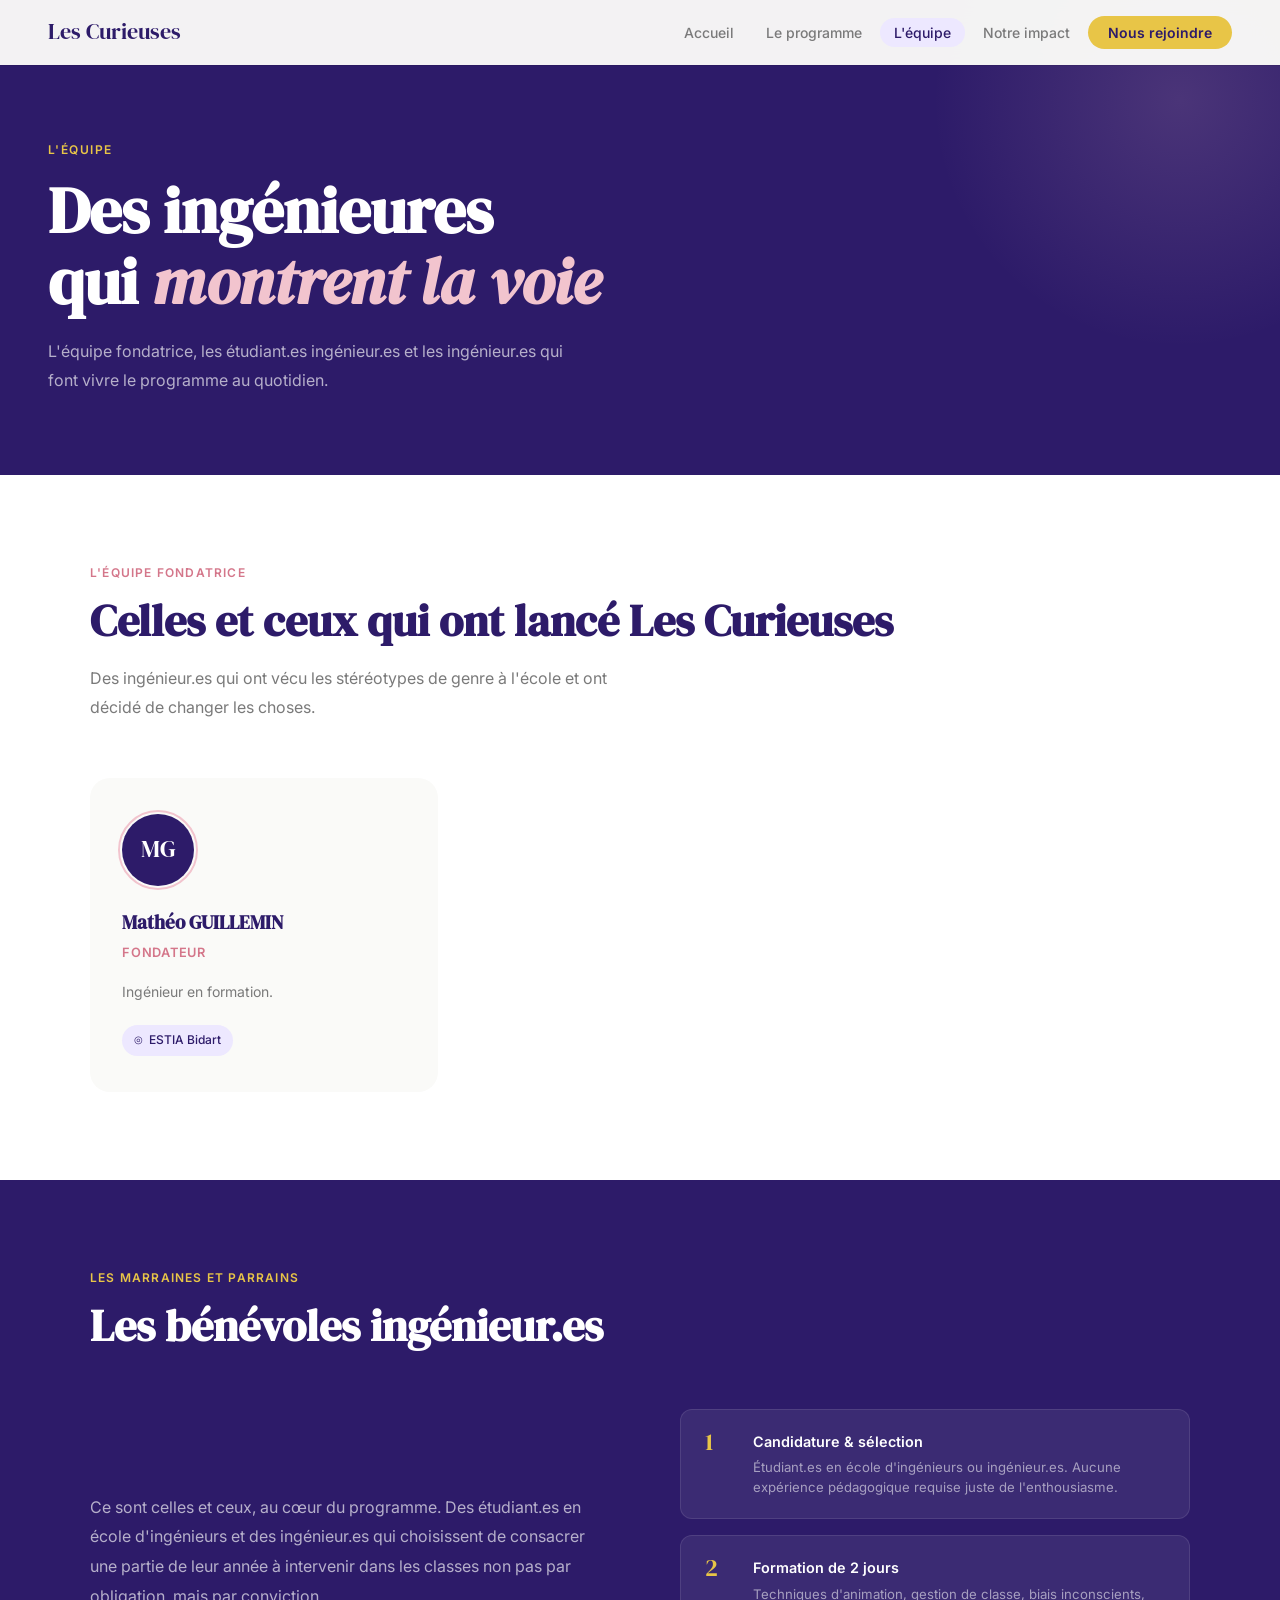
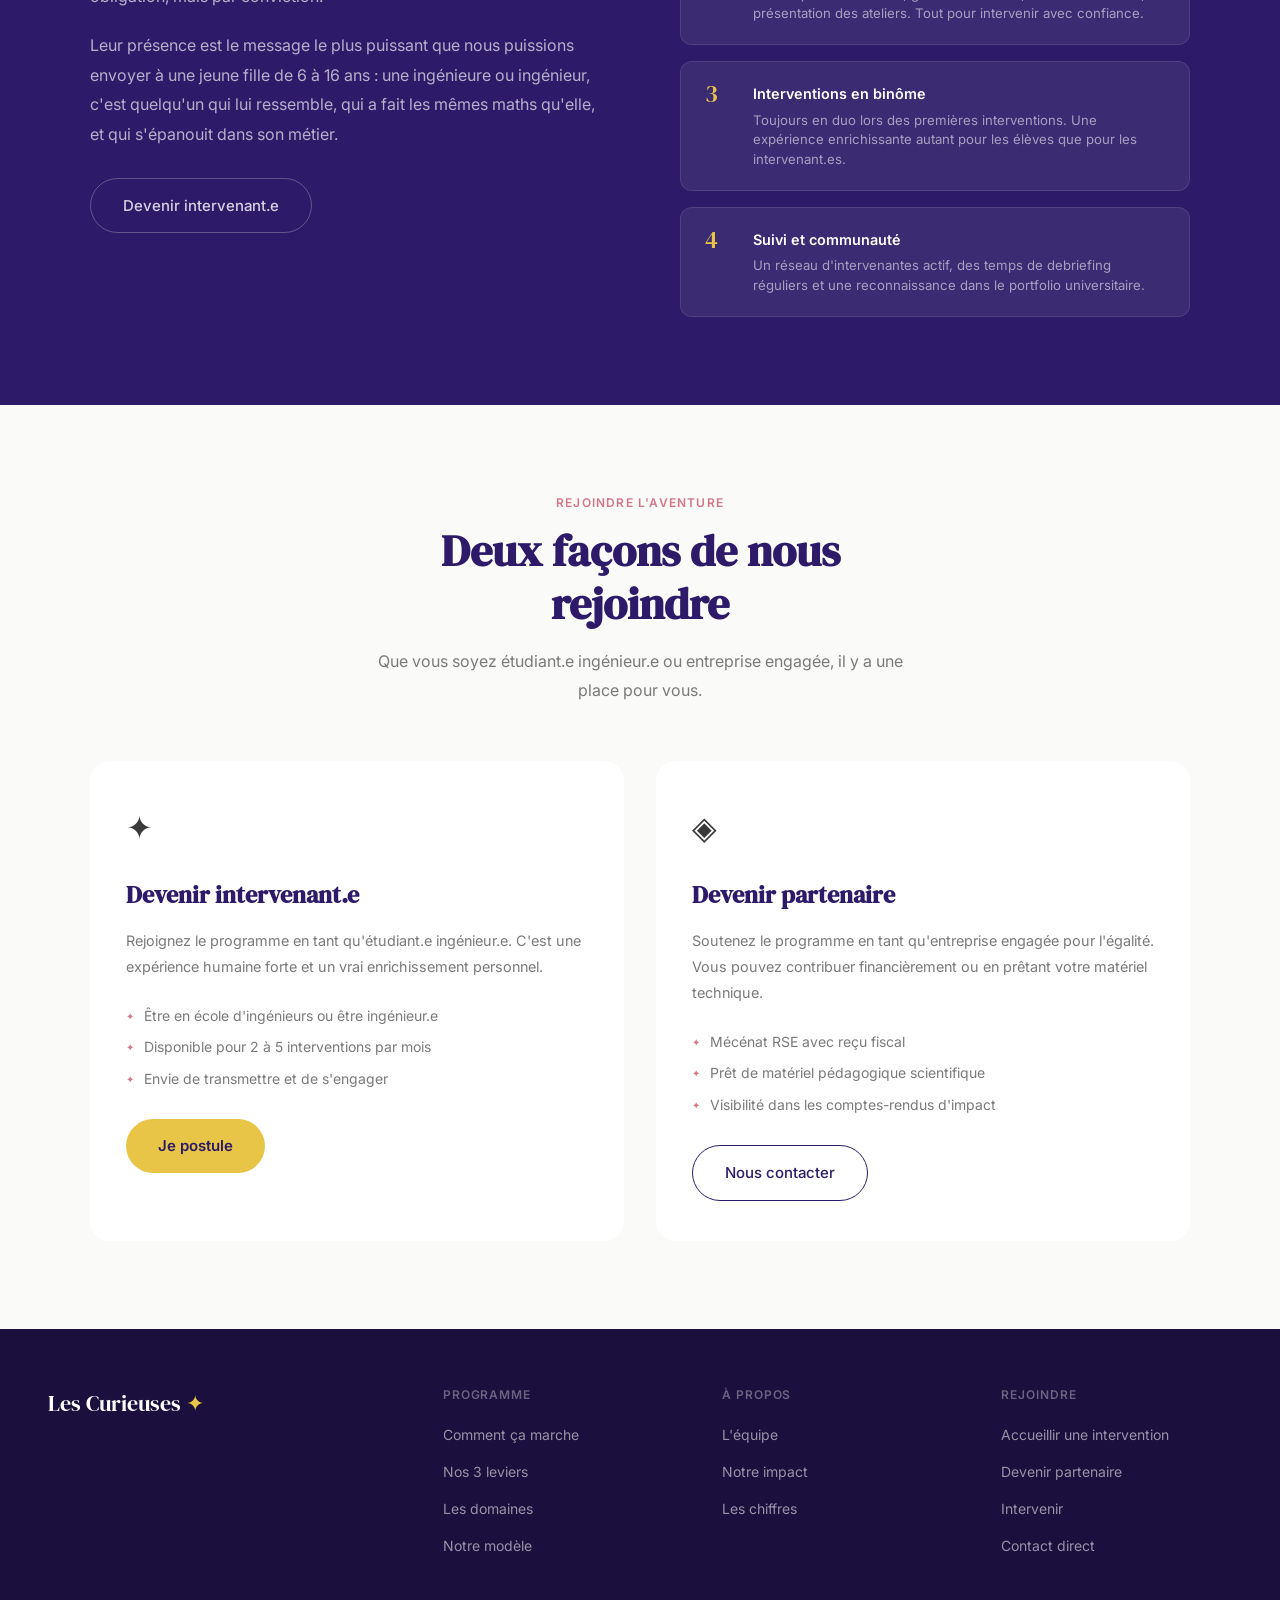
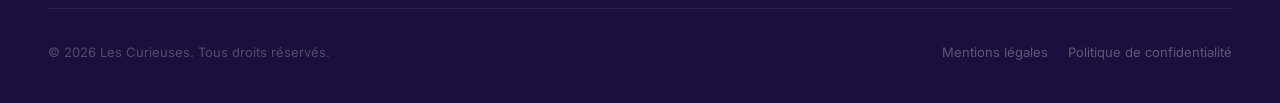
<file: equipe.html>
<!DOCTYPE html>
<html lang="fr">
<head>
<meta charset="UTF-8">
<meta name="viewport" content="width=device-width, initial-scale=1.0">
<title>L'équipe — Les Curieuses</title>
<meta name="description" content="L'équipe fondatrice et les bénévoles ingénieur.es qui font vivre le programme Les Curieuses.">
<meta property="og:title" content="L'équipe — Les Curieuses">
<meta property="og:description" content="L'équipe fondatrice et les bénévoles ingénieur.es qui font vivre le programme Les Curieuses.">
<meta property="og:type" content="website">
<link rel="icon" href="data:image/svg+xml,%3Csvg xmlns=%22http://www.w3.org/2000/svg%22 viewBox=%220 0 100 100%22%3E%3Ctext y=%22.9em%22 font-size=%2290%22%3E%E2%9C%A6%3C/text%3E%3C/svg%3E">
<link rel="preconnect" href="https://fonts.googleapis.com">
<link rel="preconnect" href="https://fonts.gstatic.com" crossorigin>
<link href="https://fonts.googleapis.com/css2?family=DM+Serif+Display:ital@0;1&family=Inter:wght@400;500;600&display=swap" rel="stylesheet">
<link rel="stylesheet" href="css/style.css">
<style>
  nav { background: var(--violet); }

  /* EQUIPE FONDATRICE */
  .fondateurs { background: var(--white); }
  .team-grid {
    display: grid;
    grid-template-columns: repeat(auto-fill, minmax(280px, 1fr));
    gap: 28px;
    margin-top: 56px;
  }
  .member-card {
    background: var(--cream);
    border-radius: 20px;
    padding: 36px 32px;
    transition: transform 0.2s, box-shadow 0.2s;
  }
  .member-card:hover { transform: translateY(-6px); box-shadow: 0 16px 40px rgba(45,27,105,0.1); }
  .member-avatar {
    width: 72px; height: 72px;
    border-radius: 50%;
    background: var(--violet);
    display: flex; align-items: center; justify-content: center;
    font-family: 'DM Serif Display', serif;
    font-size: 1.5rem;
    color: var(--white);
    margin-bottom: 20px;
    position: relative; 
  }
  .member-avatar::after {
    content: '';
    position: absolute;
    inset: -4px;
    border-radius: 50%;
    border: 2px solid var(--rose);
  }
  .member-name { font-family: 'DM Serif Display', serif; font-size: 1.2rem; color: var(--violet); margin-bottom: 4px; }
  .member-role { font-size: 0.8rem; font-weight: 600; letter-spacing: 0.06em; text-transform: uppercase; color: var(--rose-deep); margin-bottom: 16px; }
  .member-bio { font-size: 0.875rem; color: var(--text-muted); line-height: 1.75; margin-bottom: 20px; }
  .member-school {
    display: inline-flex;
    align-items: center;
    gap: 6px;
    background: var(--violet-pale);
    color: var(--violet);
    font-size: 0.75rem;
    font-weight: 500;
    padding: 5px 12px;
    border-radius: 100px;
  }
  .member-school::before { content: '◎'; font-size: 0.6rem; }

  /* INTERVENANTES */
  .intervenantes { background: var(--violet); }
  .intervenantes .section-title { color: var(--white); }
  .intervenantes .section-eyebrow { color: var(--gold); }
  .intervenantes .section-sub { color: rgba(255,255,255,0.6); }
  .interv-layout {
    display: grid;
    grid-template-columns: 1fr 1fr;
    gap: 80px;
    align-items: center;
    margin-top: 56px;
  }
  .interv-text p { color: rgba(255,255,255,0.65); line-height: 1.85; margin-bottom: 20px; }
  .interv-steps { display: flex; flex-direction: column; gap: 16px; }
  .interv-step {
    background: rgba(255,255,255,0.07);
    border: 1px solid rgba(255,255,255,0.1);
    border-radius: 12px;
    padding: 20px 24px;
    display: flex; gap: 16px; align-items: flex-start;
  }
  .interv-step-num {
    font-family: 'DM Serif Display', serif;
    font-size: 1.5rem;
    color: var(--gold);
    line-height: 1;
    min-width: 32px;
  }
  .interv-step-title { font-weight: 600; font-size: 0.9rem; color: var(--white); margin-bottom: 4px; }
  .interv-step-desc { font-size: 0.825rem; color: rgba(255,255,255,0.55); line-height: 1.5; }

  /* REJOINDRE */
  .rejoindre { background: var(--cream); }
  .rejoindre-grid {
    display: grid;
    grid-template-columns: 1fr 1fr;
    gap: 32px;
    margin-top: 56px;
  }
  .rejoindre-card {
    background: var(--white);
    border-radius: 20px;
    padding: 40px 36px;
    transition: transform 0.2s;
  }
  .rejoindre-card:hover { transform: translateY(-4px); }
  .rejoindre-icon { font-size: 2rem; margin-bottom: 20px; }
  .rejoindre-title { font-family: 'DM Serif Display', serif; font-size: 1.5rem; color: var(--violet); margin-bottom: 12px; }
  .rejoindre-desc { font-size: 0.9rem; color: var(--text-muted); line-height: 1.8; margin-bottom: 24px; }
  .rejoindre-crit { display: flex; flex-direction: column; gap: 8px; margin-bottom: 28px; }
  .rejoindre-crit-item {
    display: flex; gap: 10px; align-items: flex-start;
    font-size: 0.875rem; color: var(--text-muted);
  }
  .rejoindre-crit-item::before { content: '✦'; color: var(--rose-deep); font-size: 0.6rem; margin-top: 5px; flex-shrink: 0; }

  @media (max-width: 768px) {
    .interv-layout { grid-template-columns: 1fr; gap: 40px; }
    .rejoindre-grid { grid-template-columns: 1fr; }
  }
</style>
</head>
<body>
<div id="nav-placeholder"></div>

<div class="page-header">
  <p class="page-header-eyebrow">L'équipe</p>
  <h1>Des ingénieures<br>qui <em>montrent la voie</em></h1>
  <p class="page-header-sub">L'équipe fondatrice, les étudiant.es ingénieur.es et les ingénieur.es qui font vivre le programme au quotidien.</p>
</div>

<!-- FONDATEURS -->
<section class="fondateurs">
  <div class="container">
    <p class="section-eyebrow reveal">L'équipe fondatrice</p>
    <h2 class="section-title reveal">Celles et ceux qui ont lancé Les Curieuses</h2>
    <p class="section-sub reveal" style="max-width: 540px;">Des ingénieur.es qui ont vécu les stéréotypes de genre à l'école et ont décidé de changer les choses.</p>
    <div class="team-grid">
      <div class="member-card reveal">
        <div class="member-avatar">MG</div>
        <h3 class="member-name">Mathéo GUILLEMIN</h3>
        <p class="member-role">Fondateur</p>
        <p class="member-bio">Ingénieur en formation.</p>
        <span class="member-school">ESTIA Bidart</span>
      </div>                                                                                                                                                            
    </div>
  </div>
</section>

<!-- INTERVENANTES -->
<section class="intervenantes" id="intervenantes">
  <div class="container">
    <p class="section-eyebrow reveal">Les marraines et parrains</p>
    <h2 class="section-title reveal">Les bénévoles ingénieur.es</h2>
    <div class="interv-layout">
      <div class="interv-text">
        <p class="reveal">Ce sont celles et ceux, au cœur du programme. Des étudiant.es en école d'ingénieurs et des ingénieur.es qui choisissent de consacrer une partie de leur année à intervenir dans les classes non pas par obligation, mais par conviction.</p>
        <p class="reveal">Leur présence est le message le plus puissant que nous puissions envoyer à une jeune fille de 6 à 16 ans : une ingénieure ou ingénieur, c'est quelqu'un qui lui ressemble, qui a fait les mêmes maths qu'elle, et qui s'épanouit dans son métier.</p>
        <a href="contact.html#intervenir" class="btn-ghost reveal" style="margin-top: 8px; display: inline-block;">Devenir intervenant.e</a>
      </div>
      <div class="interv-steps">
        <div class="interv-step reveal">
          <div class="interv-step-num">1</div>
          <div>
            <p class="interv-step-title">Candidature & sélection</p>
            <p class="interv-step-desc">Étudiant.es en école d'ingénieurs ou ingénieur.es. Aucune expérience pédagogique requise juste de l'enthousiasme.</p>
          </div>
        </div>
        <div class="interv-step reveal reveal-delay-1">
          <div class="interv-step-num">2</div>
          <div>
            <p class="interv-step-title">Formation de 2 jours</p>
            <p class="interv-step-desc">Techniques d'animation, gestion de classe, biais inconscients, présentation des ateliers. Tout pour intervenir avec confiance.</p>
          </div>
        </div>
        <div class="interv-step reveal reveal-delay-2">
          <div class="interv-step-num">3</div>
          <div>
            <p class="interv-step-title">Interventions en binôme</p>
            <p class="interv-step-desc">Toujours en duo lors des premières interventions. Une expérience enrichissante autant pour les élèves que pour les intervenant.es.</p>
          </div>
        </div>
        <div class="interv-step reveal reveal-delay-3">
          <div class="interv-step-num">4</div>
          <div>
            <p class="interv-step-title">Suivi et communauté</p>
            <p class="interv-step-desc">Un réseau d'intervenantes actif, des temps de debriefing réguliers et une reconnaissance dans le portfolio universitaire.</p>
          </div>
        </div>
      </div>
    </div>
  </div>
</section>

<!-- REJOINDRE -->
<section class="rejoindre">
  <div class="container">
    <div style="text-align: center; max-width: 560px; margin: 0 auto;">
      <p class="section-eyebrow reveal">Rejoindre l'aventure</p>
      <h2 class="section-title reveal">Deux façons de nous rejoindre</h2>
      <p class="section-sub reveal">Que vous soyez étudiant.e ingénieur.e ou entreprise engagée, il y a une place pour vous.</p>
    </div>
    <div class="rejoindre-grid">
      <div class="rejoindre-card reveal">
        <div class="rejoindre-icon">✦</div>
        <h3 class="rejoindre-title">Devenir intervenant.e</h3>
        <p class="rejoindre-desc">Rejoignez le programme en tant qu'étudiant.e ingénieur.e. C'est une expérience humaine forte et un vrai enrichissement personnel.</p>
        <div class="rejoindre-crit">
          <div class="rejoindre-crit-item">Être en école d'ingénieurs ou être ingénieur.e</div>
          <div class="rejoindre-crit-item">Disponible pour 2 à 5 interventions par mois</div>
          <div class="rejoindre-crit-item">Envie de transmettre et de s'engager</div>
        </div>
        <a href="contact.html#intervenir" class="btn-primary">Je postule</a>
      </div>
      <div class="rejoindre-card reveal reveal-delay-1">
        <div class="rejoindre-icon">◈</div>
        <h3 class="rejoindre-title">Devenir partenaire</h3>
        <p class="rejoindre-desc">Soutenez le programme en tant qu'entreprise engagée pour l'égalité. Vous pouvez contribuer financièrement ou en prêtant votre matériel technique.</p>
        <div class="rejoindre-crit">
          <div class="rejoindre-crit-item">Mécénat RSE avec reçu fiscal</div>
          <div class="rejoindre-crit-item">Prêt de matériel pédagogique scientifique</div>
          <div class="rejoindre-crit-item">Visibilité dans les comptes-rendus d'impact</div>
        </div>
        <a href="contact.html#partenaire" class="btn-secondary">Nous contacter</a>
      </div>
    </div>
  </div>
</section>

<div id="footer-placeholder"></div>
<script src="js/layout.js"></script>
<script src="js/main.js"></script>
<script>
  document.addEventListener('DOMContentLoaded', () => {
    const navbar = document.getElementById('navbar');
    if (navbar) navbar.classList.add('solid');
  });
</script>
</body>
</html>
</file>
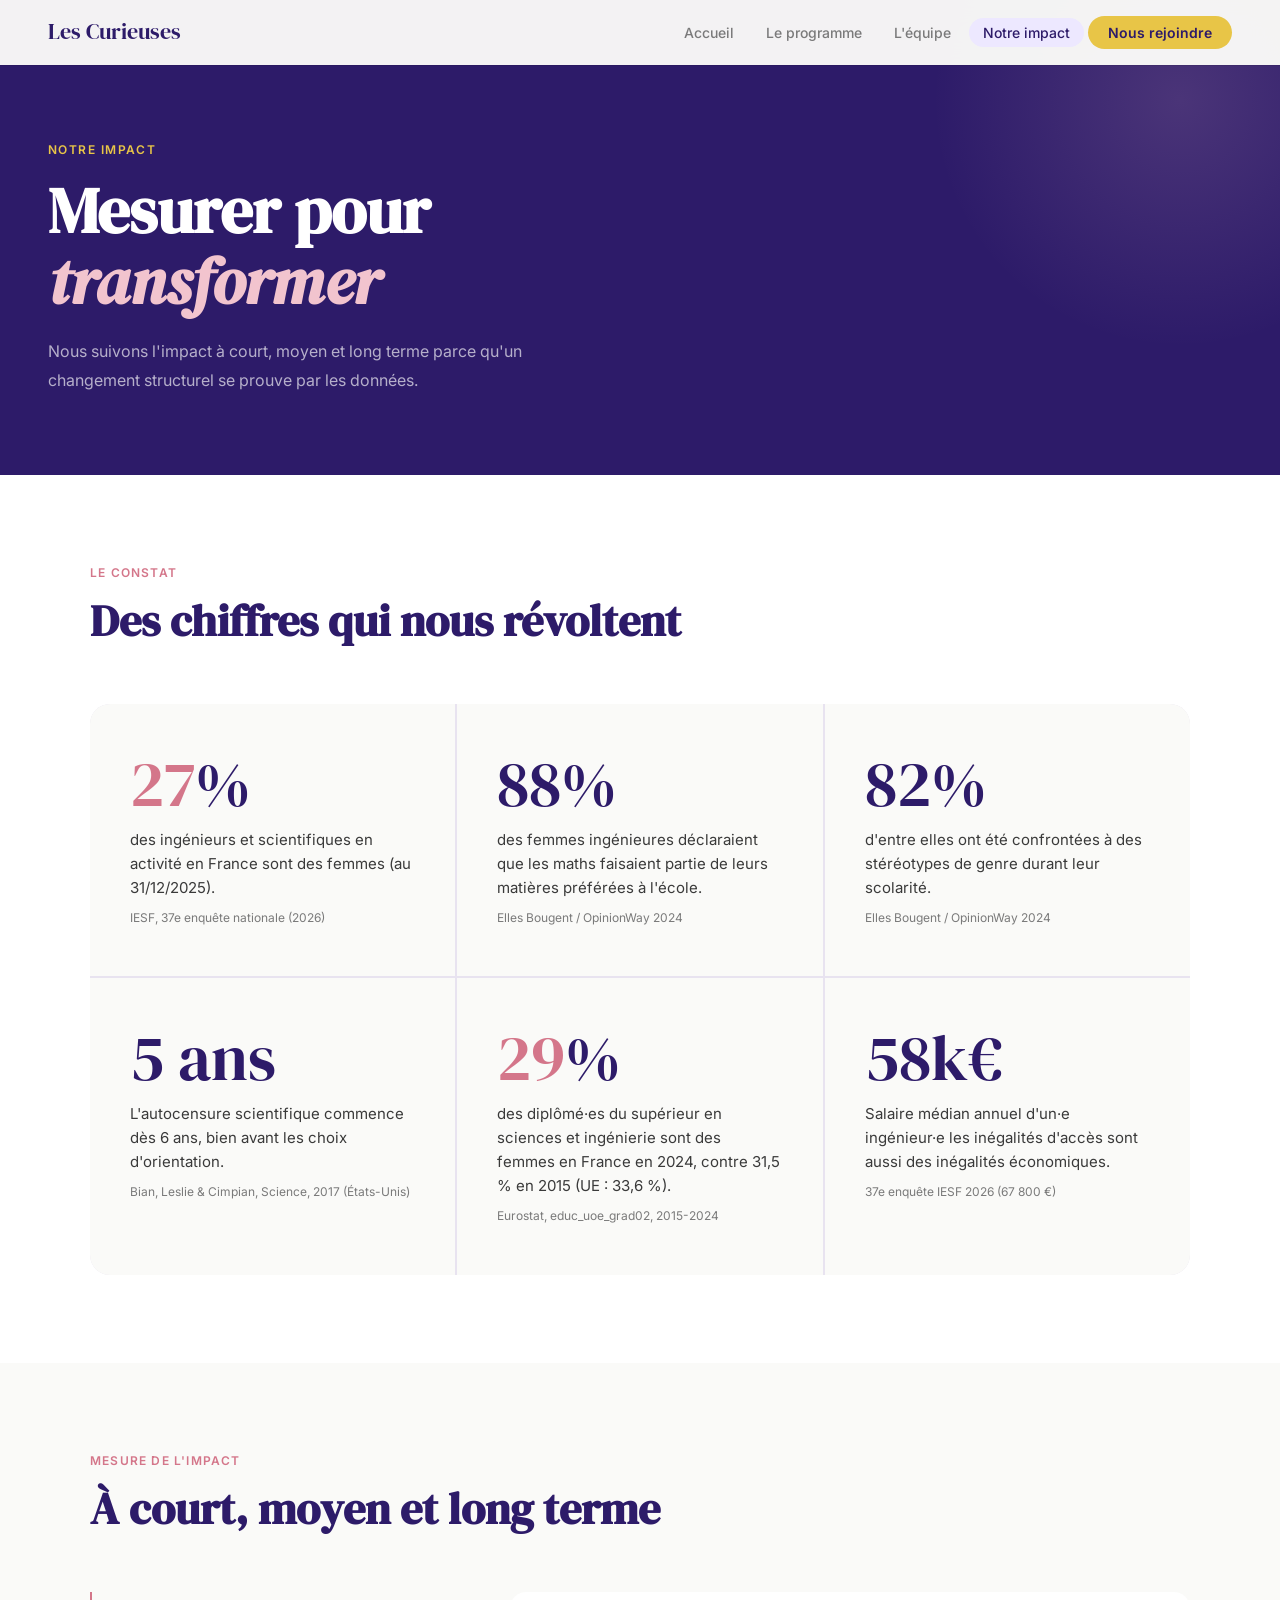
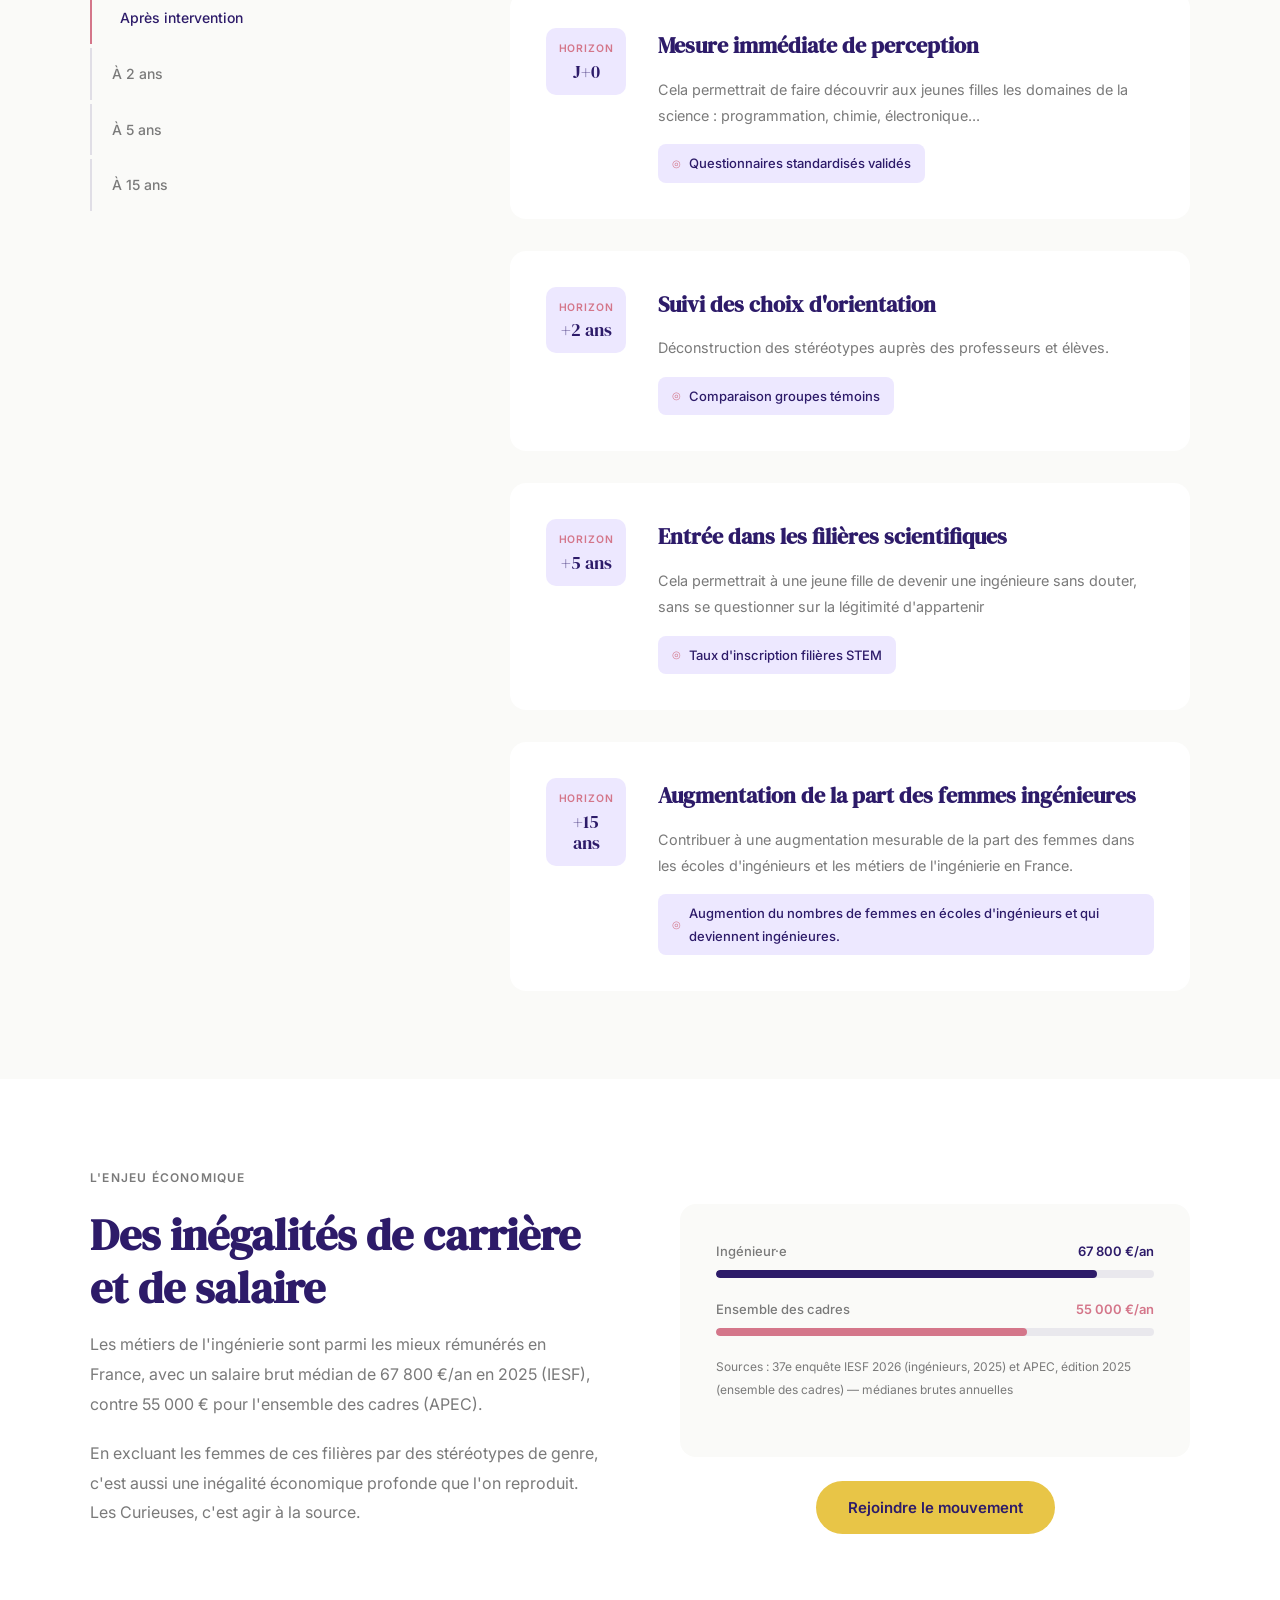
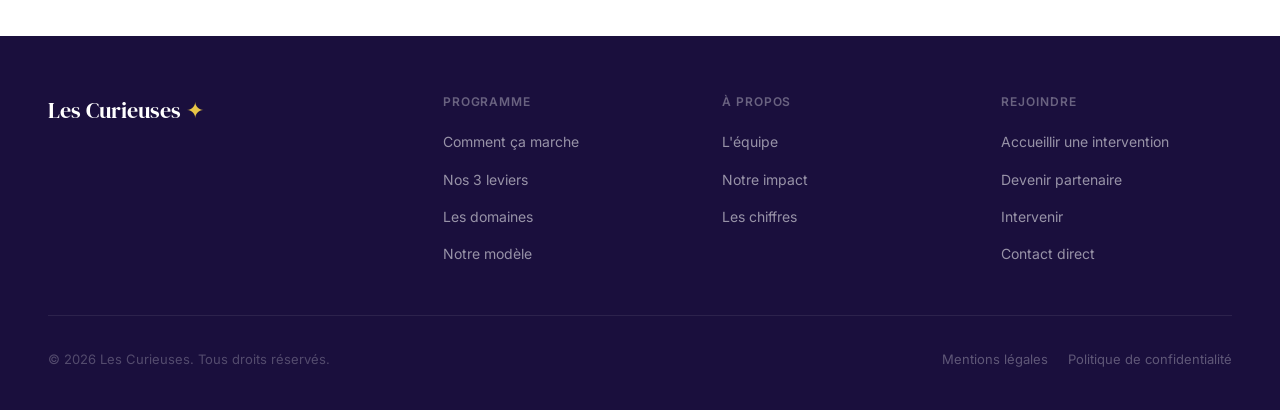
<file: impact.html>
<!DOCTYPE html>
<html lang="fr">
<head>
<meta charset="UTF-8">
<meta name="viewport" content="width=device-width, initial-scale=1.0">
<title>Notre impact — Les Curieuses</title>
<meta name="description" content="L'impact du programme Les Curieuses : chiffres clés.">
<meta property="og:title" content="Notre impact — Les Curieuses">
<meta property="og:description" content="L'impact du programme Les Curieuses : chiffres clés.">
<meta property="og:type" content="website">
<link rel="icon" href="data:image/svg+xml,%3Csvg xmlns=%22http://www.w3.org/2000/svg%22 viewBox=%220 0 100 100%22%3E%3Ctext y=%22.9em%22 font-size=%2290%22%3E%E2%9C%A6%3C/text%3E%3C/svg%3E">
<link rel="preconnect" href="https://fonts.googleapis.com">
<link rel="preconnect" href="https://fonts.gstatic.com" crossorigin>
<link href="https://fonts.googleapis.com/css2?family=DM+Serif+Display:ital@0;1&family=Inter:wght@400;500;600&display=swap" rel="stylesheet">
<link rel="stylesheet" href="css/style.css">
<style>
  nav { background: var(--violet); }

  /* STATS GRID */
  .chiffres { background: var(--white); }
  .chiffres-grid {
    display: grid;
    grid-template-columns: repeat(3, 1fr);
    gap: 2px;
    background: #e8e3f0;
    border-radius: 20px;
    overflow: hidden;
    margin-top: 56px;
  }
  .chiffre-cell {
    background: var(--cream);
    padding: 48px 40px;
  }
  .chiffre-num {
    font-family: 'DM Serif Display', serif;
    font-size: 4rem;
    color: var(--violet);
    line-height: 1;
    margin-bottom: 12px;
  }
  .chiffre-num .accent { color: var(--rose-deep); }
  .chiffre-label { font-size: 0.9375rem; color: var(--text); line-height: 1.6; margin-bottom: 8px; }
  .chiffre-source { font-size: 0.75rem; color: var(--text-muted); }

  /* TIMELINE D'IMPACT */
  .timeline-section { background: var(--cream); }
  .timeline-layout {
    display: grid;
    grid-template-columns: 1fr 2fr;
    gap: 80px;
    align-items: start;
    margin-top: 56px;
  }
  .timeline-nav { position: sticky; top: 100px; }
  .timeline-nav-item {
    display: block;
    padding: 14px 20px;
    border-left: 2px solid rgba(45,27,105,0.12);
    color: var(--text-muted);
    font-size: 0.875rem;
    font-weight: 500;
    text-decoration: none;
    transition: border-color 0.2s, color 0.2s, padding 0.2s;
    margin-bottom: 4px;
  }
  .timeline-nav-item:hover, .timeline-nav-item.active {
    border-left-color: var(--rose-deep);
    color: var(--violet);
    padding-left: 28px;
  }
  .timeline-steps { display: flex; flex-direction: column; gap: 32px; }
  .timeline-step {
    background: var(--white);
    border-radius: 16px;
    padding: 36px 36px;
    display: grid;
    grid-template-columns: 80px 1fr;
    gap: 32px;
    align-items: start;
  }
  .step-horizon {
    background: var(--violet-pale);
    border-radius: 10px;
    padding: 12px;
    text-align: center;
  }
  .step-horizon-label { font-size: 0.65rem; font-weight: 600; text-transform: uppercase; letter-spacing: 0.08em; color: var(--rose-deep); display: block; margin-bottom: 4px; }
  .step-horizon-value { font-family: 'DM Serif Display', serif; font-size: 1.1rem; color: var(--violet); line-height: 1.2; }
  .step-title { font-family: 'DM Serif Display', serif; font-size: 1.35rem; color: var(--violet); margin-bottom: 12px; }
  .step-desc { font-size: 0.9rem; color: var(--text-muted); line-height: 1.8; }
  .step-metric {
    display: inline-flex;
    align-items: center;
    gap: 8px;
    background: var(--violet-pale);
    border-radius: 8px;
    padding: 8px 14px;
    margin-top: 16px;
    font-size: 0.8125rem;
    font-weight: 500;
    color: var(--violet);
  }
  .step-metric::before { content: '◎'; color: var(--rose-deep); font-size: 0.65rem; }

  /* TEMOIGNAGES */
  .temoignages { background: var(--violet); }
  .temoignages .section-title { color: var(--white); }
  .temoignages .section-eyebrow { color: var(--gold); }
  .temo-grid {
    display: grid;
    grid-template-columns: repeat(auto-fit, minmax(300px, 1fr));
    gap: 24px;
    margin-top: 56px;
  }
  .temo-card {
    background: rgba(255,255,255,0.07);
    border: 1px solid rgba(255,255,255,0.1);
    border-radius: 16px;
    padding: 36px 32px;
    transition: background 0.2s;
  }
  .temo-card:hover { background: rgba(255,255,255,0.12); }
  .temo-text {
    font-family: 'DM Serif Display', serif;
    font-size: 1.15rem;
    color: var(--white);
    line-height: 1.6;
    margin-bottom: 24px;
  }
  .temo-text em { color: var(--gold); font-style: italic; }
  .temo-author { display: flex; align-items: center; gap: 12px; }
  .temo-avatar {
    width: 40px; height: 40px;
    border-radius: 50%;
    background: var(--rose);
    display: flex; align-items: center; justify-content: center;
    font-family: 'DM Serif Display', serif;
    font-size: 1rem;
    color: var(--violet);
    font-weight: 700;
  }
  .temo-name { font-size: 0.875rem; font-weight: 600; color: var(--white); margin-bottom: 2px; }
  .temo-role { font-size: 0.75rem; color: rgba(255,255,255,0.45); }

  /* OBJECTIF LONG TERME */
  .objectif { background: var(--white); }
  .objectif-layout {
    display: grid;
    grid-template-columns: 1fr 1fr;
    gap: 80px;
    align-items: center;
  }
  .objectif p { color: var(--text-muted); line-height: 1.85; margin-bottom: 20px; }
  .salaire-compare {
    background: var(--cream);
    border-radius: 16px;
    padding: 36px;
    margin-top: 24px;
  }
  .salaire-row { margin-bottom: 20px; }
  .salaire-label { font-size: 0.8125rem; font-weight: 500; color: var(--text-muted); margin-bottom: 8px; display: flex; justify-content: space-between; }
  .salaire-bar-bg { background: rgba(45,27,105,0.08); border-radius: 4px; height: 8px; overflow: hidden; }
  .salaire-bar { height: 100%; border-radius: 4px; background: var(--violet); transition: width 1.5s cubic-bezier(0.25, 1, 0.5, 1); width: 0; }
  .salaire-bar.rose { background: var(--rose-deep); }

  @media (max-width: 768px) {
    .chiffres-grid { grid-template-columns: 1fr; }
    .timeline-layout { grid-template-columns: 1fr; }
    .timeline-nav { position: static; }
    .timeline-step { grid-template-columns: 1fr; }
    .objectif-layout { grid-template-columns: 1fr; gap: 40px; }
  }
</style>
</head>
<body>
<div id="nav-placeholder"></div>

<div class="page-header">
  <p class="page-header-eyebrow">Notre impact</p>
  <h1>Mesurer pour <em>transformer</em></h1>
  <p class="page-header-sub">Nous suivons l'impact à court, moyen et long terme parce qu'un changement structurel se prouve par les données.</p>
</div>

<!-- CHIFFRES -->
<section class="chiffres" id="chiffres">
  <div class="container">
    <p class="section-eyebrow reveal">Le constat</p>
    <h2 class="section-title reveal">Des chiffres qui nous révoltent</h2>
    <div class="chiffres-grid">
      <div class="chiffre-cell reveal">
        <div class="chiffre-num"><span class="counter accent" data-target="27">0</span>%</div>
        <p class="chiffre-label">des ingénieurs et scientifiques en activité en France sont des femmes (au 31/12/2025).</p>
        <p class="chiffre-source">IESF, 37e enquête nationale (2026)</p>
      </div>
      <div class="chiffre-cell reveal reveal-delay-1">
        <div class="chiffre-num"><span class="counter" data-target="88">0</span>%</div>
        <p class="chiffre-label">des femmes ingénieures déclaraient que les maths faisaient partie de leurs matières préférées à l'école.</p>
        <p class="chiffre-source">Elles Bougent / OpinionWay 2024</p>
      </div>
      <div class="chiffre-cell reveal reveal-delay-2">
        <div class="chiffre-num"><span class="counter" data-target="82">0</span>%</div>
        <p class="chiffre-label">d'entre elles ont été confrontées à des stéréotypes de genre durant leur scolarité.</p>
        <p class="chiffre-source">Elles Bougent / OpinionWay 2024</p>
      </div>
      <div class="chiffre-cell reveal">
        <div class="chiffre-num"><span class="counter" data-target="6">0</span> ans</div>
        <p class="chiffre-label">L'autocensure scientifique commence dès 6 ans, bien avant les choix d'orientation.</p>
        <p class="chiffre-source">Bian, Leslie &amp; Cimpian, Science, 2017 (États-Unis)</p>
      </div>
      <div class="chiffre-cell reveal reveal-delay-1">
        <div class="chiffre-num"><span class="counter accent" data-target="34">0</span>%</div>
        <p class="chiffre-label">des diplômé·es du supérieur en sciences et ingénierie sont des femmes en France en 2024, contre 31,5 % en 2015 (UE : 33,6 %).</p>
        <p class="chiffre-source">Eurostat, educ_uoe_grad02, 2015-2024</p>
      </div>
      <div class="chiffre-cell reveal reveal-delay-2">
        <div class="chiffre-num"><span class="counter" data-target="68">0</span>k€</div>
        <p class="chiffre-label">Salaire médian annuel d'un·e ingénieur·e les inégalités d'accès sont aussi des inégalités économiques.</p>
        <p class="chiffre-source">37e enquête IESF 2026 (67 800 €)</p>
      </div>
    </div>
  </div>
</section>

<!-- TIMELINE -->
<section class="timeline-section">
  <div class="container">
    <p class="section-eyebrow reveal">Mesure de l'impact</p>
    <h2 class="section-title reveal">À court, moyen et long terme</h2>
    <div class="timeline-layout">
      <div class="timeline-nav reveal">
        <a href="#horizon-0" class="timeline-nav-item active">Après intervention</a>
        <a href="#horizon-2" class="timeline-nav-item">À 2 ans</a>
        <a href="#horizon-5" class="timeline-nav-item">À 5 ans</a>
        <a href="#horizon-15" class="timeline-nav-item">À 15 ans</a>
      </div>
      <div class="timeline-steps">
        <div class="timeline-step reveal">
          <div class="step-horizon">
            <span class="step-horizon-label">Horizon</span>
            <div class="step-horizon-value" id="horizon-0">J+0</div>
          </div>
          <div>
            <h3 class="step-title">Mesure immédiate de perception</h3>
            <p class="step-desc">Cela permettrait de faire découvrir aux jeunes filles les domaines de la science : programmation, chimie, électronique...</p>
            <span class="step-metric">Questionnaires standardisés validés</span>
          </div>
        </div>
        <div class="timeline-step reveal">
          <div class="step-horizon">
            <span class="step-horizon-label">Horizon</span>
            <div class="step-horizon-value" id="horizon-2">+2 ans</div>
          </div>
          <div>
            <h3 class="step-title">Suivi des choix d'orientation</h3>
            <p class="step-desc">Déconstruction des stéréotypes auprès des professeurs et élèves.</p>
            <span class="step-metric">Comparaison groupes témoins</span>
          </div>
        </div>
        <div class="timeline-step reveal">
          <div class="step-horizon">
            <span class="step-horizon-label">Horizon</span>
            <div class="step-horizon-value" id="horizon-5">+5 ans</div>
          </div>
          <div>
            <h3 class="step-title">Entrée dans les filières scientifiques</h3>
            <p class="step-desc">Cela permettrait à une jeune fille de devenir une ingénieure sans douter, sans se questionner sur la légitimité d'appartenir </p>
            <span class="step-metric">Taux d'inscription filières STEM</span>
          </div>
        </div>
        <div class="timeline-step reveal">
          <div class="step-horizon">
            <span class="step-horizon-label">Horizon</span>
            <div class="step-horizon-value" id="horizon-15">+15 ans</div>
          </div>
          <div>
            <h3 class="step-title">Augmentation de la part des femmes ingénieures</h3>
            <p class="step-desc">Contribuer à une augmentation mesurable de la part des femmes dans les écoles d'ingénieurs et les métiers de l'ingénierie en France.</p>
            <span class="step-metric">Augmention du nombres de femmes en écoles d'ingénieurs et qui deviennent ingénieures.</span>
          </div>
        </div>
      </div>
    </div>
  </div>
</section>

<!-- OBJECTIF LONG TERME -->
<section class="objectif">
  <div class="container">
    <div class="objectif-layout">
      <div>
        <p class="section-eyebrow reveal">L'enjeu économique</p>
        <h2 class="section-title reveal">Des inégalités de carrière et de salaire</h2>
        <p class="reveal">Les métiers de l'ingénierie sont parmi les mieux rémunérés en France, avec un salaire brut médian de 67 800 €/an en 2025 (IESF), contre 55 000 € pour l'ensemble des cadres (APEC).</p>
        <p class="reveal">En excluant les femmes de ces filières par des stéréotypes de genre, c'est aussi une inégalité économique profonde que l'on reproduit. Les Curieuses, c'est agir à la source.</p>
      </div>
      <div class="reveal">
        <div class="salaire-compare">
          <div class="salaire-row">
            <div class="salaire-label">
              <span>Ingénieur·e</span>
              <span style="font-weight:600; color: var(--violet);">67 800 €/an</span>
            </div>
            <div class="salaire-bar-bg"><div class="salaire-bar" data-width="87"></div></div>
          </div>
          <div class="salaire-row" style="margin-bottom: 0;">
            <div class="salaire-label">
              <span>Ensemble des cadres</span>
              <span style="font-weight:600; color: var(--rose-deep);">55 000 €/an</span>
            </div>
            <div class="salaire-bar-bg"><div class="salaire-bar rose" data-width="71"></div></div>
          </div>
          <p style="font-size: 0.75rem; color: var(--text-muted); margin-top: 20px;">Sources : 37e enquête IESF 2026 (ingénieurs, 2025) et APEC, édition 2025 (ensemble des cadres) — médianes brutes annuelles</p>
        </div>
        <div style="margin-top: 24px; text-align: center;">
          <a href="contact.html" class="btn-primary">Rejoindre le mouvement</a>
        </div>
      </div>
    </div>
  </div>
</section>

<div id="footer-placeholder"></div>
<script src="js/layout.js"></script>
<script src="js/main.js"></script>
<script>
  document.addEventListener('DOMContentLoaded', () => {
    const navbar = document.getElementById('navbar');
    if (navbar) navbar.classList.add('solid');

    // Animate salary bars
    const bars = document.querySelectorAll('.salaire-bar[data-width]');
    const barObserver = new IntersectionObserver((entries) => {
      entries.forEach(e => {
        if (e.isIntersecting) {
          e.target.style.width = e.target.dataset.width + '%';
          barObserver.unobserve(e.target);
        }
      });
    }, { threshold: 0.5 });
    bars.forEach(b => barObserver.observe(b));
  });
</script>
</body>
</html>
</file>
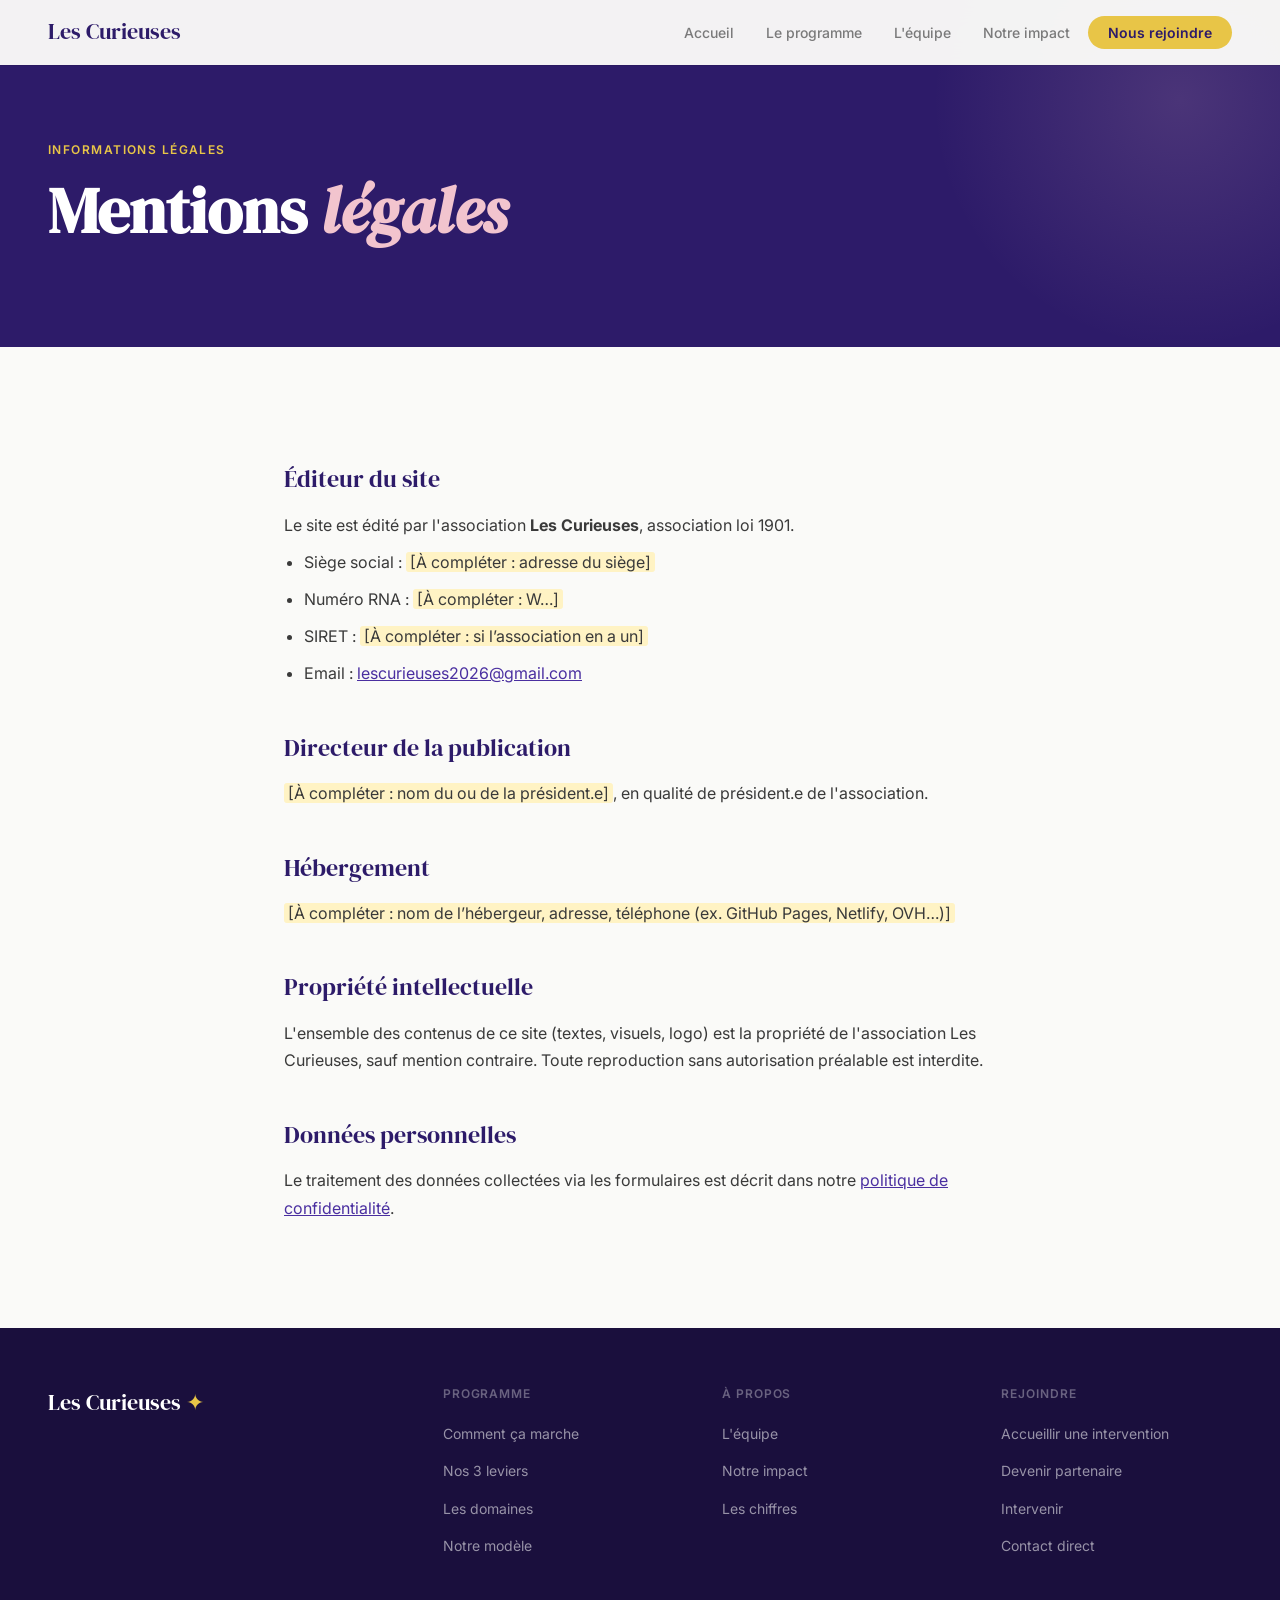
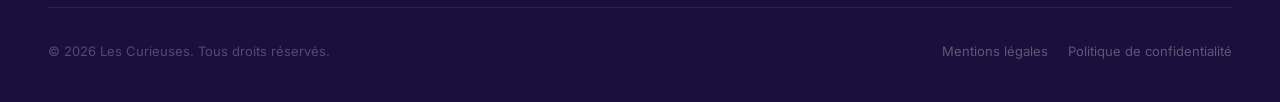
<file: mentions-legales.html>
<!DOCTYPE html>
<html lang="fr">
<head>
<meta charset="UTF-8">
<meta name="viewport" content="width=device-width, initial-scale=1.0">
<title>Mentions légales — Les Curieuses</title>
<meta name="description" content="Mentions légales du site Les Curieuses.">
<meta property="og:title" content="Mentions légales — Les Curieuses">
<meta property="og:description" content="Mentions légales du site Les Curieuses.">
<meta property="og:type" content="website">
<link rel="icon" href="data:image/svg+xml,%3Csvg xmlns=%22http://www.w3.org/2000/svg%22 viewBox=%220 0 100 100%22%3E%3Ctext y=%22.9em%22 font-size=%2290%22%3E%E2%9C%A6%3C/text%3E%3C/svg%3E">
<link rel="preconnect" href="https://fonts.googleapis.com">
<link rel="preconnect" href="https://fonts.gstatic.com" crossorigin>
<link href="https://fonts.googleapis.com/css2?family=DM+Serif+Display:ital@0;1&family=Inter:wght@400;500;600&display=swap" rel="stylesheet">
<link rel="stylesheet" href="css/style.css">
<style>
  .legal { max-width: 760px; margin: 0 auto; padding: 72px 24px 96px; }
  .legal h2 { font-family: 'DM Serif Display', serif; color: var(--violet); font-size: 1.5rem; font-weight: 400; margin: 40px 0 12px; }
  .legal p, .legal li { line-height: 1.7; margin-bottom: 10px; }
  .legal ul { padding-left: 20px; margin-bottom: 10px; }
  .legal a { color: var(--violet-light); }
  .todo { background: #FFF3C4; padding: 0 4px; border-radius: 3px; }
</style>
</head>
<body>
<div id="nav-placeholder"></div>

<div class="page-header">
  <p class="page-header-eyebrow">Informations légales</p>
  <h1>Mentions <em>légales</em></h1>
</div>

<section class="legal">
  <h2>Éditeur du site</h2>
  <p>Le site est édité par l'association <strong>Les Curieuses</strong>, association loi 1901.</p>
  <ul>
    <li>Siège social : <span class="todo">[À compléter : adresse du siège]</span></li>
    <li>Numéro RNA : <span class="todo">[À compléter : W…]</span></li>
    <li>SIRET : <span class="todo">[À compléter : si l’association en a un]</span></li>
    <li>Email : <a href="mailto:lescurieuses2026@gmail.com">lescurieuses2026@gmail.com</a></li>
  </ul>

  <h2>Directeur de la publication</h2>
  <p><span class="todo">[À compléter : nom du ou de la président.e]</span>, en qualité de président.e de l'association.</p>

  <h2>Hébergement</h2>
  <p><span class="todo">[À compléter : nom de l’hébergeur, adresse, téléphone (ex. GitHub Pages, Netlify, OVH…)]</span></p>

  <h2>Propriété intellectuelle</h2>
  <p>L'ensemble des contenus de ce site (textes, visuels, logo) est la propriété de l'association Les Curieuses, sauf mention contraire. Toute reproduction sans autorisation préalable est interdite.</p>

  <h2>Données personnelles</h2>
  <p>Le traitement des données collectées via les formulaires est décrit dans notre <a href="confidentialite.html">politique de confidentialité</a>.</p>
</section>

<div id="footer-placeholder"></div>
<script src="js/layout.js"></script>
<script src="js/main.js"></script>
<script>
  document.addEventListener('DOMContentLoaded', () => {
    const navbar = document.getElementById('navbar');
    if (navbar) navbar.classList.add('solid');
  });
</script>
</body>
</html>
</file>
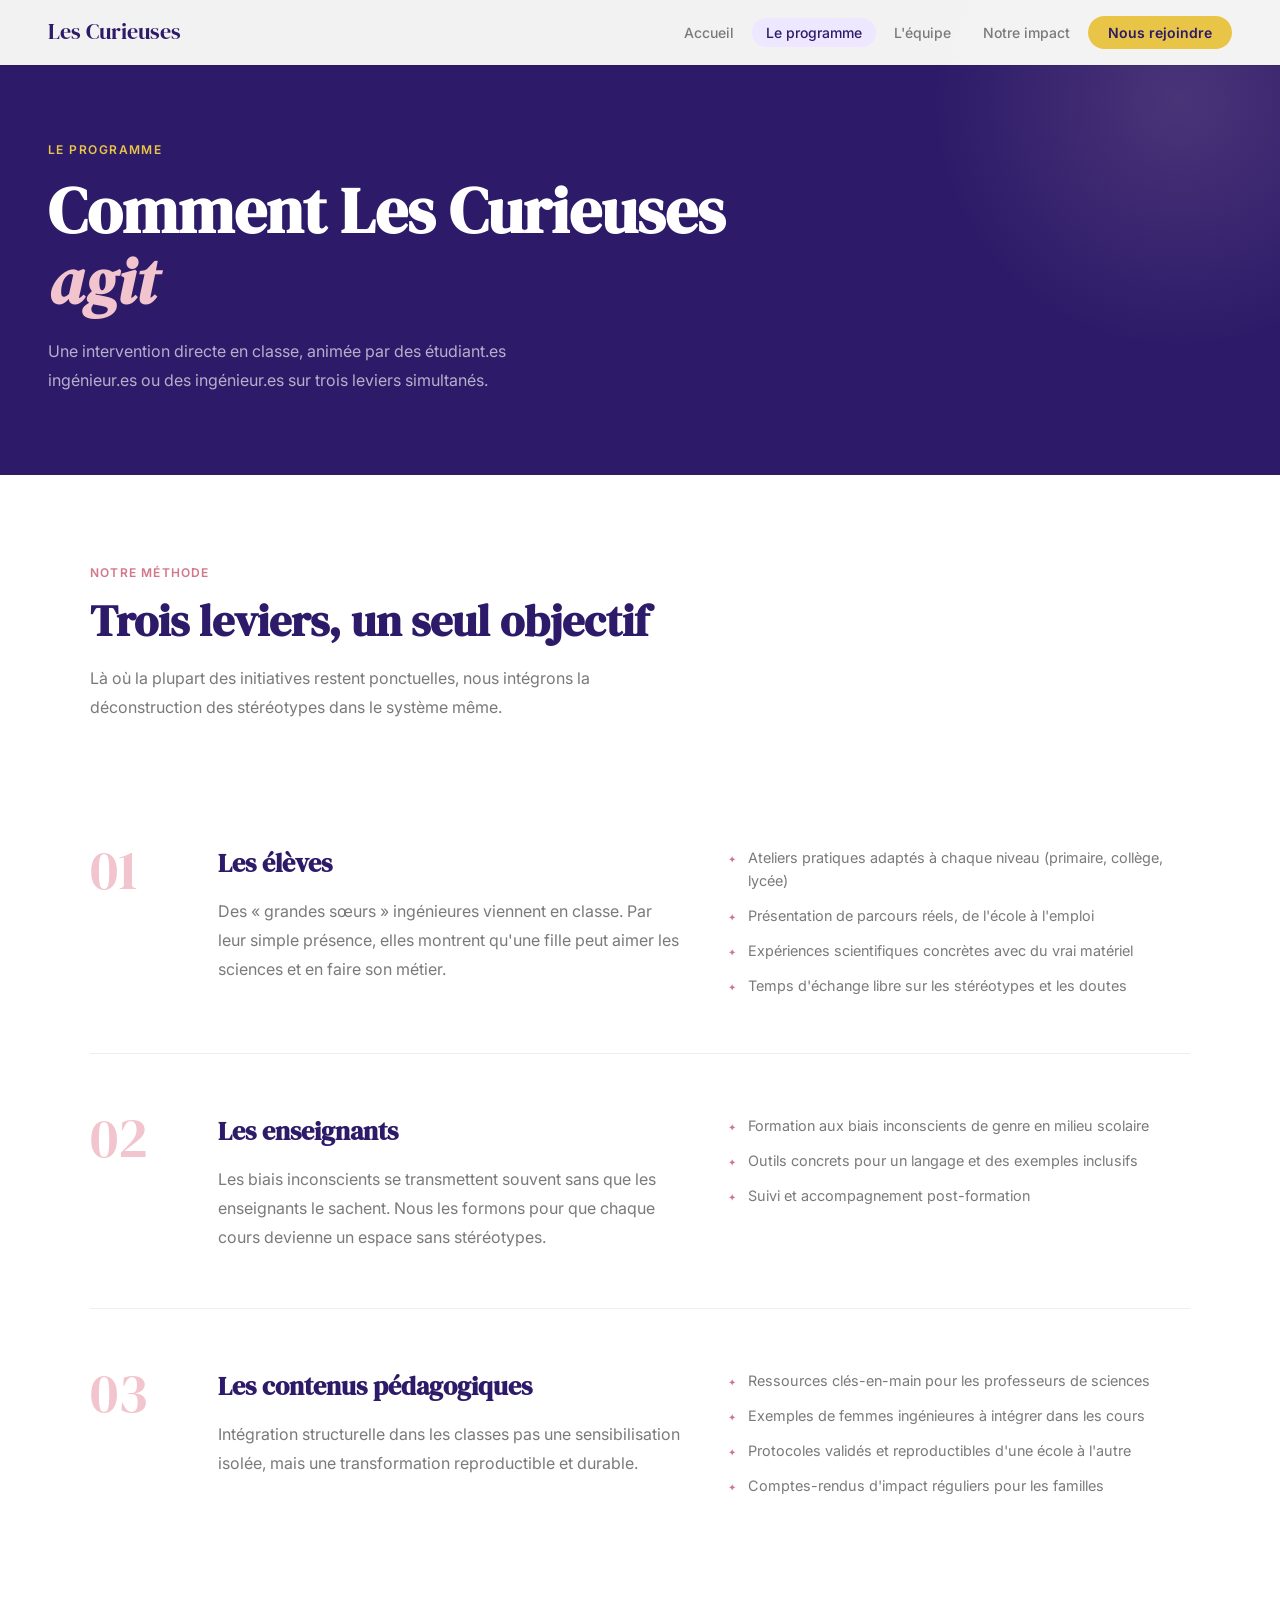
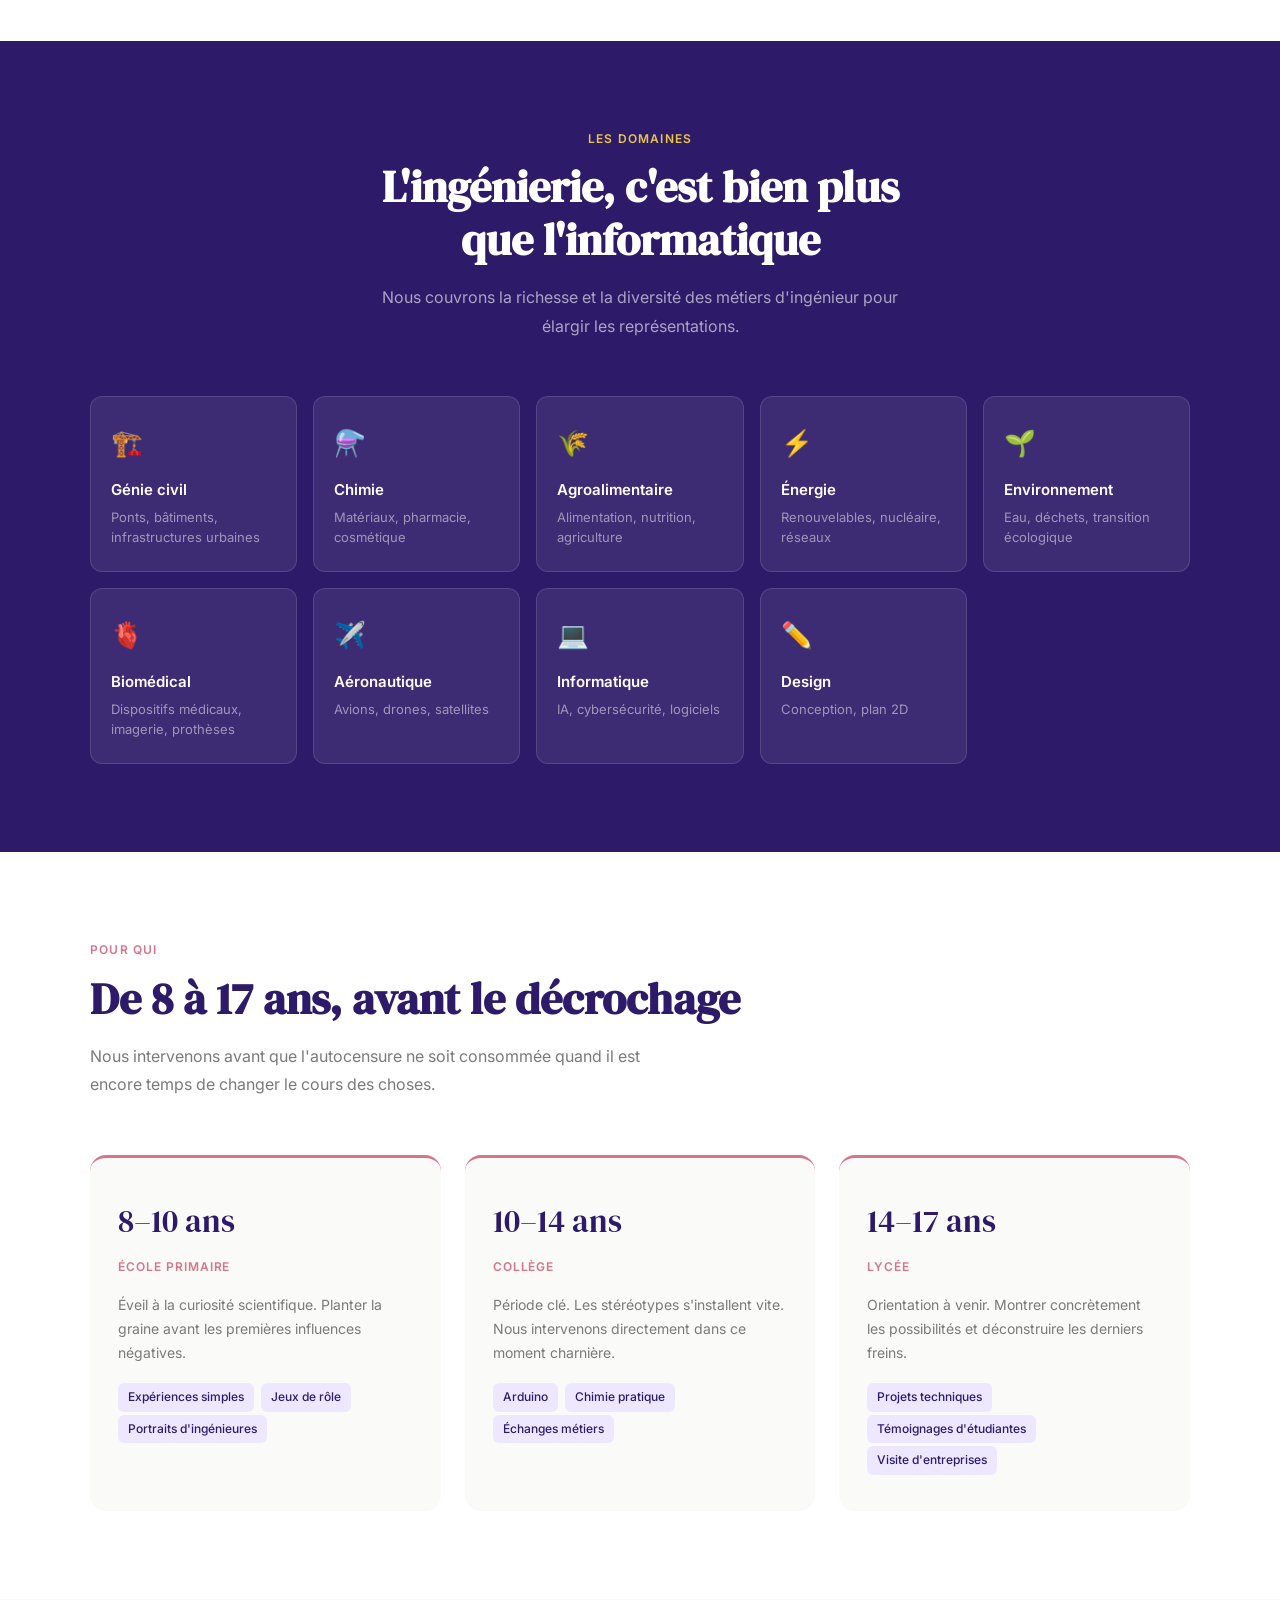
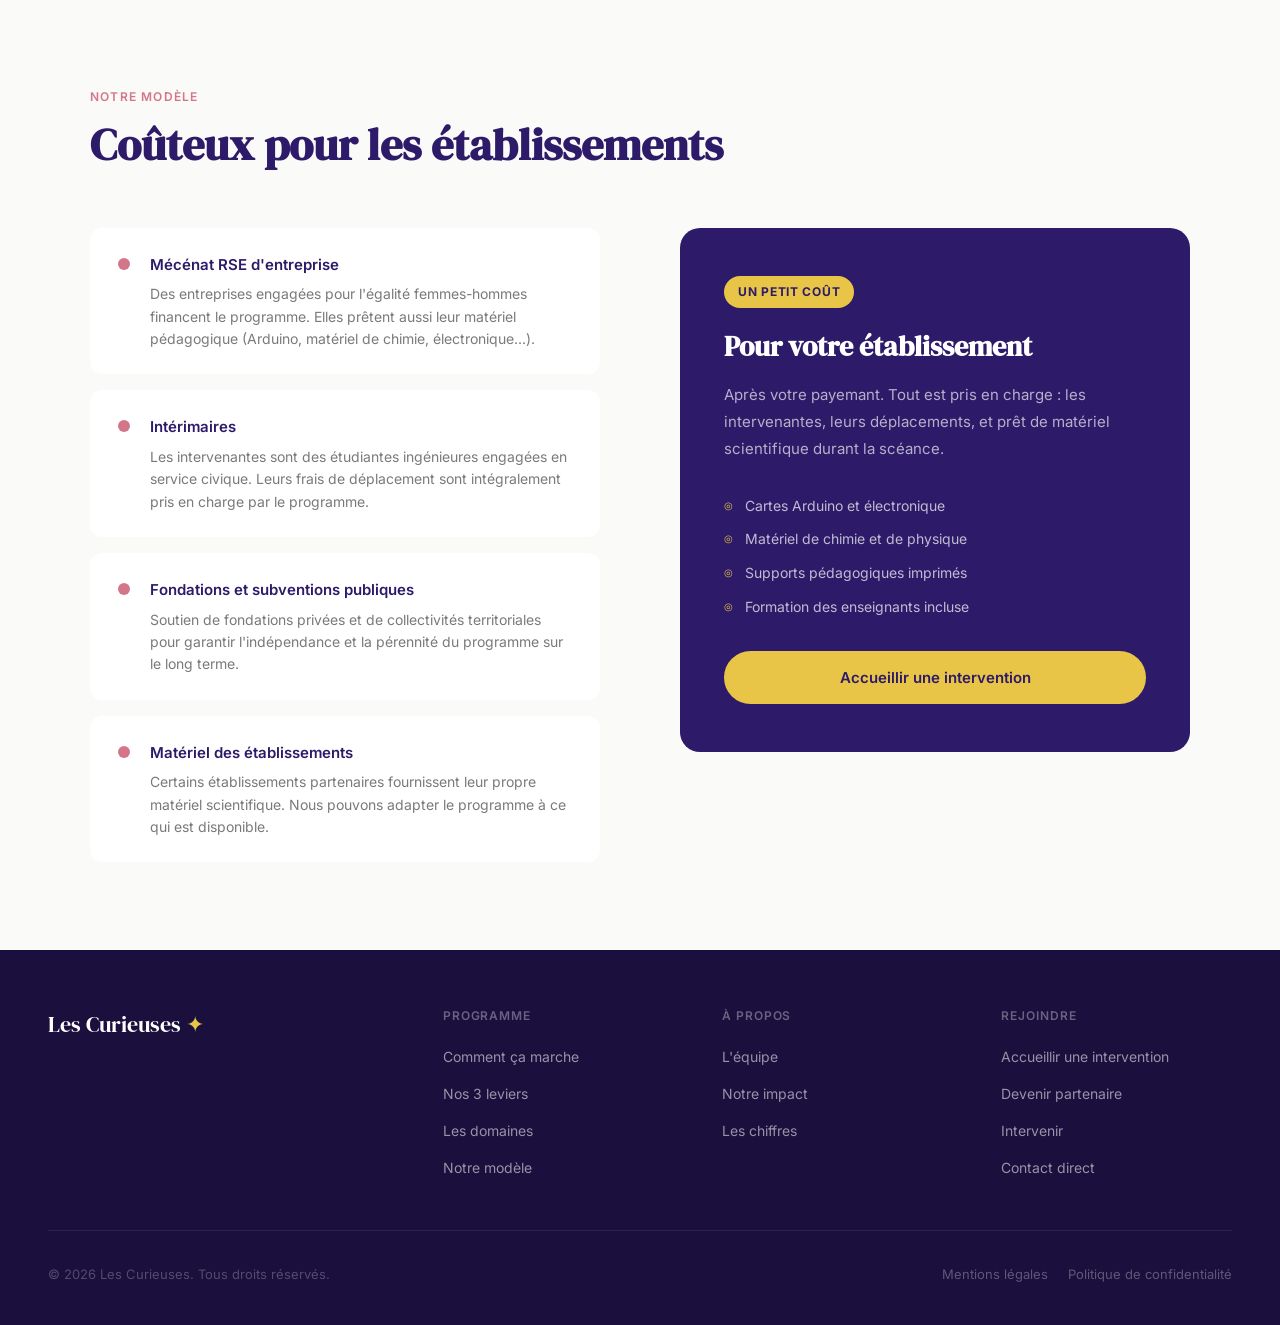
<file: programme.html>
<!DOCTYPE html>
<html lang="fr">
<head>
<meta charset="UTF-8">
<meta name="viewport" content="width=device-width, initial-scale=1.0">
<title>Le programme — Les Curieuses</title>
<meta name="description" content="Le programme Les Curieuses : ateliers scientifiques en classe, animés par des ingénieur.es, du primaire au lycée.">
<meta property="og:title" content="Le programme — Les Curieuses">
<meta property="og:description" content="Le programme Les Curieuses : ateliers scientifiques en classe, animés par des ingénieur.es, du primaire au lycée.">
<meta property="og:type" content="website">
<link rel="icon" href="data:image/svg+xml,%3Csvg xmlns=%22http://www.w3.org/2000/svg%22 viewBox=%220 0 100 100%22%3E%3Ctext y=%22.9em%22 font-size=%2290%22%3E%E2%9C%A6%3C/text%3E%3C/svg%3E">
<link rel="preconnect" href="https://fonts.googleapis.com">
<link rel="preconnect" href="https://fonts.gstatic.com" crossorigin>
<link href="https://fonts.googleapis.com/css2?family=DM+Serif+Display:ital@0;1&family=Inter:wght@400;500;600&display=swap" rel="stylesheet">
<link rel="stylesheet" href="css/style.css">
<style>
  nav { background: var(--violet); }

  /* LEVIERS */
  .leviers { background: var(--white); }
  .leviers-list { display: flex; flex-direction: column; gap: 0; margin-top: 64px; }
  .levier-row {
    display: grid;
    grid-template-columns: 80px 1fr 1fr;
    gap: 48px;
    align-items: start;
    padding: 56px 0;
    border-bottom: 1px solid rgba(45,27,105,0.08);
  }
  .levier-row:last-child { border-bottom: none; }
  .levier-number {
    font-family: 'DM Serif Display', serif;
    font-size: 3.5rem;
    color: var(--rose);
    line-height: 1;
  }
  .levier-row-title {
    font-family: 'DM Serif Display', serif;
    font-size: 1.6rem;
    color: var(--violet);
    margin-bottom: 12px;
  }
  .levier-row-desc { color: var(--text-muted); line-height: 1.8; }
  .levier-detail { padding-top: 4px; }
  .levier-detail ul { list-style: none; display: flex; flex-direction: column; gap: 12px; }
  .levier-detail li {
    display: flex; gap: 12px; align-items: flex-start;
    font-size: 0.9rem; color: var(--text-muted); line-height: 1.6;
  }
  .levier-detail li::before {
    content: '✦';
    color: var(--rose-deep);
    font-size: 0.6rem;
    margin-top: 6px;
    flex-shrink: 0;
  }

  /* DOMAINES */
  .domaines { background: var(--violet); }
  .domaines .section-title { color: var(--white); }
  .domaines .section-eyebrow { color: var(--gold); }
  .domaines .section-sub { color: rgba(255,255,255,0.6); }
  .domaines-grid {
    display: grid;
    grid-template-columns: repeat(auto-fill, minmax(200px, 1fr));
    gap: 16px;
    margin-top: 56px;
  }
  .domaine-card {
    background: rgba(255,255,255,0.08);
    border: 1px solid rgba(255,255,255,0.12);
    border-radius: 12px;
    padding: 24px 20px;
    transition: background 0.2s, transform 0.2s;
    cursor: default;
  }
  .domaine-card:hover { background: rgba(255,255,255,0.14); transform: translateY(-3px); }
  .domaine-icon { font-size: 1.6rem; margin-bottom: 12px; }
  .domaine-name { font-weight: 600; color: var(--white); font-size: 0.9375rem; margin-bottom: 6px; }
  .domaine-ex { font-size: 0.8125rem; color: rgba(255,255,255,0.5); line-height: 1.5; }

  /* MODELE */
  .modele { background: var(--cream); }
  .modele-layout {
    display: grid;
    grid-template-columns: 1fr 1fr;
    gap: 80px;
    align-items: start;
    margin-top: 56px;
  }
  .financement-list { display: flex; flex-direction: column; gap: 16px; }
  .financement-item {
    background: var(--white);
    border-radius: 12px;
    padding: 24px 28px;
    display: flex; gap: 20px; align-items: flex-start;
    transition: transform 0.15s;
  }
  .financement-item:hover { transform: translateX(4px); }
  .financement-dot {
    width: 12px; height: 12px;
    border-radius: 50%;
    background: var(--rose-deep);
    flex-shrink: 0;
    margin-top: 6px;
  }
  .financement-title { font-weight: 600; color: var(--violet); font-size: 0.9375rem; margin-bottom: 6px; }
  .financement-desc { font-size: 0.875rem; color: var(--text-muted); line-height: 1.6; }

  .gratuit-card {
    background: var(--violet);
    border-radius: 20px;
    padding: 48px 44px;
    position: sticky;
    top: 100px;
  }
  .gratuit-badge {
    display: inline-block;
    background: var(--gold);
    color: var(--violet);
    font-size: 0.75rem;
    font-weight: 700;
    padding: 6px 14px;
    border-radius: 100px;
    letter-spacing: 0.06em;
    text-transform: uppercase;
    margin-bottom: 20px;
  }
  .gratuit-title {
    font-family: 'DM Serif Display', serif;
    font-size: 1.75rem;
    color: var(--white);
    margin-bottom: 16px;
    line-height: 1.3;
  }
  .gratuit-desc { font-size: 0.9375rem; color: rgba(255,255,255,0.65); line-height: 1.8; margin-bottom: 32px; }
  .materiel-list { display: flex; flex-direction: column; gap: 10px; margin-bottom: 32px; }
  .materiel-item { display: flex; gap: 12px; align-items: center; font-size: 0.875rem; color: rgba(255,255,255,0.7); }
  .materiel-item::before { content: '◎'; color: var(--gold); font-size: 0.65rem; }

  /* PUBLIC CIBLE */
  .public { background: var(--white); }
  .ages-row {
    display: grid;
    grid-template-columns: repeat(3, 1fr);
    gap: 24px;
    margin-top: 56px;
  }
  .age-card {
    background: var(--cream);
    border-radius: 16px;
    padding: 36px 28px;
    border-top: 3px solid var(--rose-deep);
    transition: transform 0.2s;
  }
  .age-card:hover { transform: translateY(-4px); }
  .age-range {
    font-family: 'DM Serif Display', serif;
    font-size: 2rem;
    color: var(--violet);
    margin-bottom: 8px;
  }
  .age-level { font-size: 0.75rem; font-weight: 600; letter-spacing: 0.08em; text-transform: uppercase; color: var(--rose-deep); margin-bottom: 16px; }
  .age-desc { font-size: 0.875rem; color: var(--text-muted); line-height: 1.7; }
  .age-ateliers { margin-top: 16px; }
  .age-ateliers span {
    display: inline-block;
    background: var(--violet-pale);
    color: var(--violet);
    font-size: 0.75rem;
    font-weight: 500;
    padding: 4px 10px;
    border-radius: 6px;
    margin: 3px 3px 0 0;
  }

  @media (max-width: 768px) {
    .levier-row { grid-template-columns: 1fr; gap: 16px; }
    .levier-number { font-size: 2.5rem; }
    .modele-layout { grid-template-columns: 1fr; }
    .gratuit-card { position: static; }
    .ages-row { grid-template-columns: 1fr; }
  }
</style>
</head>
<body>
<div id="nav-placeholder"></div>

<div class="page-header">
  <p class="page-header-eyebrow">Le programme</p>
  <h1>Comment Les Curieuses <em>agit</em></h1>
  <p class="page-header-sub">Une intervention directe en classe, animée par des étudiant.es ingénieur.es ou des ingénieur.es sur trois leviers simultanés.</p>
</div>

<!-- LEVIERS -->
<section class="leviers" id="leviers">
  <div class="container">
    <p class="section-eyebrow reveal">Notre méthode</p>
    <h2 class="section-title reveal">Trois leviers, un seul objectif</h2>
    <p class="section-sub reveal" style="max-width: 560px;">Là où la plupart des initiatives restent ponctuelles, nous intégrons la déconstruction des stéréotypes dans le système même.</p>
    <div class="leviers-list">
      <div class="levier-row reveal">
        <div class="levier-number">01</div>
        <div>
          <h3 class="levier-row-title">Les élèves</h3>
          <p class="levier-row-desc">Des « grandes sœurs » ingénieures viennent en classe. Par leur simple présence, elles montrent qu'une fille peut aimer les sciences et en faire son métier.</p>
        </div>
        <div class="levier-detail">
          <ul>
            <li>Ateliers pratiques adaptés à chaque niveau (primaire, collège, lycée)</li>
            <li>Présentation de parcours réels, de l'école à l'emploi</li>
            <li>Expériences scientifiques concrètes avec du vrai matériel</li>
            <li>Temps d'échange libre sur les stéréotypes et les doutes</li>
          </ul>
        </div>
      </div>
      <div class="levier-row reveal">
        <div class="levier-number">02</div>
        <div>
          <h3 class="levier-row-title">Les enseignants</h3>
          <p class="levier-row-desc">Les biais inconscients se transmettent souvent sans que les enseignants le sachent. Nous les formons pour que chaque cours devienne un espace sans stéréotypes.</p>
        </div>
        <div class="levier-detail">
          <ul>
            <li>Formation aux biais inconscients de genre en milieu scolaire</li>
            <li>Outils concrets pour un langage et des exemples inclusifs</li>
            <li>Suivi et accompagnement post-formation</li>
          </ul>
        </div>
      </div>
      <div class="levier-row reveal">
        <div class="levier-number">03</div>
        <div>
          <h3 class="levier-row-title">Les contenus pédagogiques</h3>
          <p class="levier-row-desc">Intégration structurelle dans les classes pas une sensibilisation isolée, mais une transformation reproductible et durable.</p>
        </div>
        <div class="levier-detail">
          <ul>
            <li>Ressources clés-en-main pour les professeurs de sciences</li>
            <li>Exemples de femmes ingénieures à intégrer dans les cours</li>
            <li>Protocoles validés et reproductibles d'une école à l'autre</li>
            <li>Comptes-rendus d'impact réguliers pour les familles</li>
          </ul>
        </div>
      </div>
    </div>
  </div>
</section>

<!-- DOMAINES -->
<section class="domaines" id="domaines">
  <div class="container">
    <div style="text-align: center; max-width: 560px; margin: 0 auto;">
      <p class="section-eyebrow reveal">Les domaines</p>
      <h2 class="section-title reveal">L'ingénierie, c'est bien plus que l'informatique</h2>
      <p class="section-sub reveal">Nous couvrons la richesse et la diversité des métiers d'ingénieur pour élargir les représentations.</p>
    </div>
    <div class="domaines-grid">
      <div class="domaine-card reveal"><div class="domaine-icon">🏗️</div><p class="domaine-name">Génie civil</p><p class="domaine-ex">Ponts, bâtiments, infrastructures urbaines</p></div>
      <div class="domaine-card reveal reveal-delay-1"><div class="domaine-icon">⚗️</div><p class="domaine-name">Chimie</p><p class="domaine-ex">Matériaux, pharmacie, cosmétique</p></div>
      <div class="domaine-card reveal reveal-delay-1"><div class="domaine-icon">🌾</div><p class="domaine-name">Agroalimentaire</p><p class="domaine-ex">Alimentation, nutrition, agriculture</p></div>
      <div class="domaine-card reveal reveal-delay-2"><div class="domaine-icon">⚡</div><p class="domaine-name">Énergie</p><p class="domaine-ex">Renouvelables, nucléaire, réseaux</p></div>
      <div class="domaine-card reveal reveal-delay-2"><div class="domaine-icon">🌱</div><p class="domaine-name">Environnement</p><p class="domaine-ex">Eau, déchets, transition écologique</p></div>
      <div class="domaine-card reveal reveal-delay-3"><div class="domaine-icon">🫀</div><p class="domaine-name">Biomédical</p><p class="domaine-ex">Dispositifs médicaux, imagerie, prothèses</p></div>
      <div class="domaine-card reveal reveal-delay-3"><div class="domaine-icon">✈️</div><p class="domaine-name">Aéronautique</p><p class="domaine-ex">Avions, drones, satellites</p></div>
      <div class="domaine-card reveal reveal-delay-4"><div class="domaine-icon">💻</div><p class="domaine-name">Informatique</p><p class="domaine-ex">IA, cybersécurité, logiciels</p></div>
      <div class="domaine-card reveal reveal-delay-4"><div class="domaine-icon">✏️</div><p class="domaine-name">Design</p><p class="domaine-ex">Conception, plan 2D</p></div>
    </div>
  </div>
</section>

<!-- PUBLIC CIBLE -->
<section class="public">
  <div class="container">
    <p class="section-eyebrow reveal">Pour qui</p>
    <h2 class="section-title reveal">De 8 à 17 ans, avant le décrochage</h2>
    <p class="section-sub reveal" style="max-width: 560px;">Nous intervenons avant que l'autocensure ne soit consommée quand il est encore temps de changer le cours des choses.</p>
    <div class="ages-row">
      <div class="age-card reveal">
        <div class="age-range">8–10 ans</div>
        <p class="age-level">École primaire</p>
        <p class="age-desc">Éveil à la curiosité scientifique. Planter la graine avant les premières influences négatives.</p>
        <div class="age-ateliers">
          <span>Expériences simples</span>
          <span>Jeux de rôle</span>
          <span>Portraits d'ingénieures</span>
        </div>
      </div>
      <div class="age-card reveal reveal-delay-1">
        <div class="age-range">10–14 ans</div>
        <p class="age-level">Collège</p>
        <p class="age-desc">Période clé. Les stéréotypes s'installent vite. Nous intervenons directement dans ce moment charnière.</p>
        <div class="age-ateliers">
          <span>Arduino</span>
          <span>Chimie pratique</span>
          <span>Échanges métiers</span>
        </div>
      </div>
      <div class="age-card reveal reveal-delay-2">
        <div class="age-range">14–17 ans</div>
        <p class="age-level">Lycée</p>
        <p class="age-desc">Orientation à venir. Montrer concrètement les possibilités et déconstruire les derniers freins.</p>
        <div class="age-ateliers">
          <span>Projets techniques</span>
          <span>Témoignages d'étudiantes</span>
          <span>Visite d'entreprises</span>
        </div>
      </div>
    </div>
  </div>
</section>

<!-- MODELE -->
<section class="modele" id="modele">
  <div class="container">
    <p class="section-eyebrow reveal">Notre modèle</p>
    <h2 class="section-title reveal">Coûteux pour les établissements</h2>
    <div class="modele-layout">
      <div class="financement-list">
        <div class="financement-item reveal">
          <div class="financement-dot"></div>
          <div>
            <p class="financement-title">Mécénat RSE d'entreprise</p>
            <p class="financement-desc">Des entreprises engagées pour l'égalité femmes-hommes financent le programme. Elles prêtent aussi leur matériel pédagogique (Arduino, matériel de chimie, électronique...).</p>
          </div>
        </div>
        <div class="financement-item reveal reveal-delay-1">
          <div class="financement-dot"></div>
          <div>
            <p class="financement-title">Intérimaires</p>
            <p class="financement-desc">Les intervenantes sont des étudiantes ingénieures engagées en service civique. Leurs frais de déplacement sont intégralement pris en charge par le programme.</p>
          </div>
        </div>
        <div class="financement-item reveal reveal-delay-2">
          <div class="financement-dot"></div>
          <div>
            <p class="financement-title">Fondations et subventions publiques</p>
            <p class="financement-desc">Soutien de fondations privées et de collectivités territoriales pour garantir l'indépendance et la pérennité du programme sur le long terme.</p>
          </div>
        </div>
        <div class="financement-item reveal reveal-delay-3">
          <div class="financement-dot"></div>
          <div>
            <p class="financement-title">Matériel des établissements</p>
            <p class="financement-desc">Certains établissements partenaires fournissent leur propre matériel scientifique. Nous pouvons adapter le programme à ce qui est disponible.</p>
          </div>
        </div>
      </div>
      <div class="gratuit-card reveal">
        <span class="gratuit-badge">Un petit coût</span>
        <h3 class="gratuit-title">Pour votre établissement</h3>
        <p class="gratuit-desc"> Après votre payemant. Tout est pris en charge : les intervenantes, leurs déplacements, et prêt de matériel scientifique durant la scéance.</p>
        <div class="materiel-list">
          <div class="materiel-item">Cartes Arduino et électronique</div>
          <div class="materiel-item">Matériel de chimie et de physique</div>
          <div class="materiel-item">Supports pédagogiques imprimés</div>
          <div class="materiel-item">Formation des enseignants incluse</div>
        </div>
        <a href="contact.html" class="btn-primary" style="width: 100%; text-align: center; display: block;">Accueillir une intervention</a>
      </div>
    </div>
  </div>
</section>

<div id="footer-placeholder"></div>
<script src="js/layout.js"></script>
<script src="js/main.js"></script>
<script>
  document.addEventListener('DOMContentLoaded', () => {
    const navbar = document.getElementById('navbar');
    if (navbar) navbar.classList.add('solid');
  });
</script>
</body>
</html>
</file>
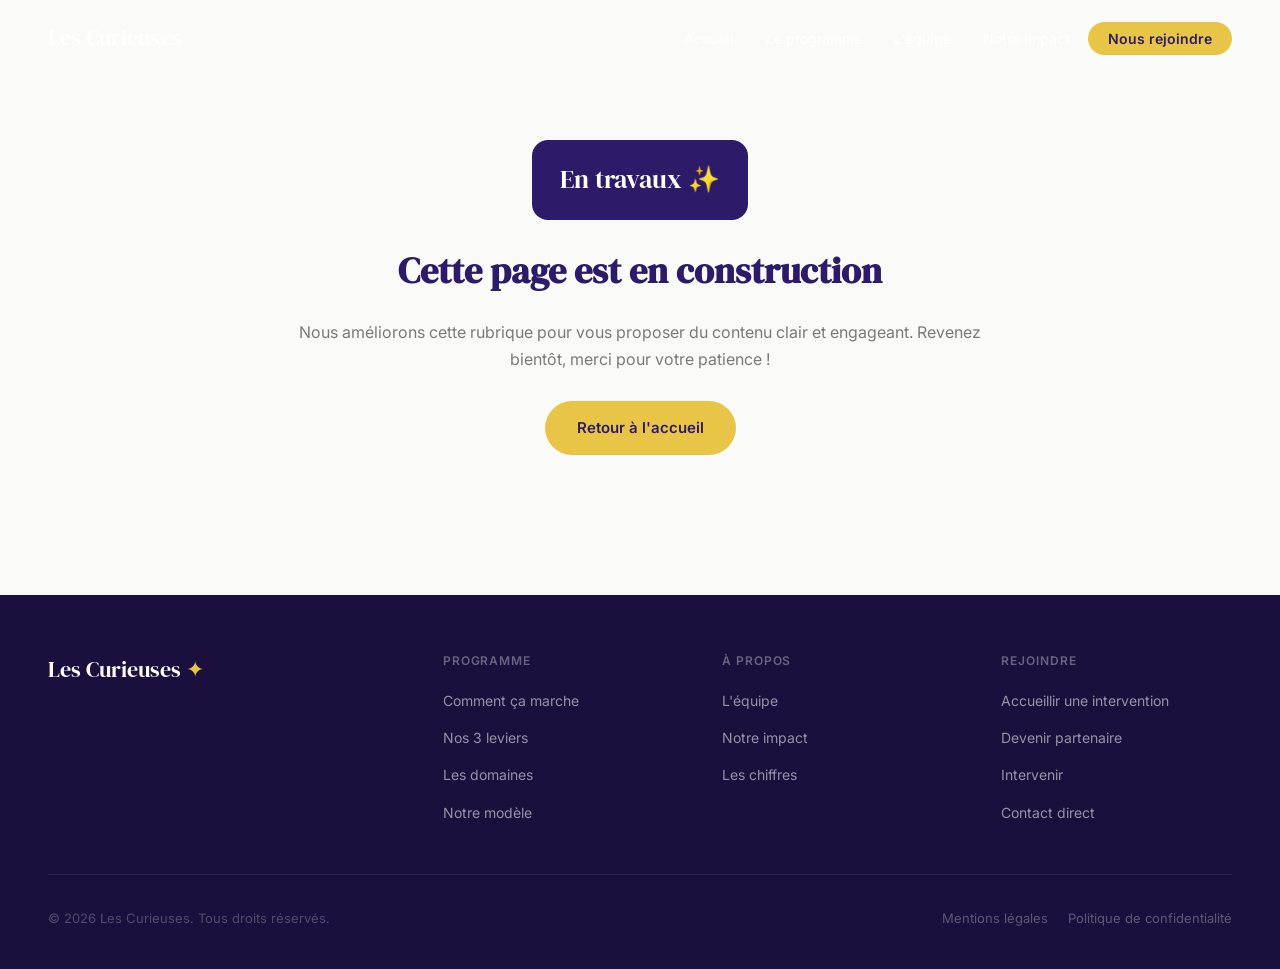
<file: travaux.html>
<!DOCTYPE html>
<html lang="fr">
<head>
  <meta charset="UTF-8">
  <meta name="viewport" content="width=device-width, initial-scale=1.0">
  <title>En travaux — Les Curieuses</title>
  <link rel="preconnect" href="https://fonts.googleapis.com">
  <link rel="preconnect" href="https://fonts.gstatic.com" crossorigin>
  <link href="https://fonts.googleapis.com/css2?family=DM+Serif+Display:ital@0;1&family=Inter:wght@400;500;600&display=swap" rel="stylesheet">
  <link rel="stylesheet" href="css/style.css">
  <style>
    .travaux-hero { padding: 140px 24px; text-align: center; }
    .travaux-badge { display: inline-block; background: var(--violet); color: white; padding: 18px 28px; border-radius: 16px; font-family: 'DM Serif Display', serif; font-size: 1.6rem; }
    .travaux-sub { margin-top: 18px; color: var(--text-muted); max-width: 720px; margin-left: auto; margin-right: auto; }
    .travaux-actions { margin-top: 28px; }
  </style>
</head>
<body>
  <div id="nav-placeholder"></div>

  <main class="travaux-hero">
    <div class="travaux-badge">En travaux ✨</div>
    <h1 style="margin-top:20px; font-family: 'DM Serif Display', serif; font-size: 2.25rem; color: var(--violet);">Cette page est en construction</h1>
    <p class="travaux-sub">Nous améliorons cette rubrique pour vous proposer du contenu clair et engageant. Revenez bientôt, merci pour votre patience !</p>
    <div class="travaux-actions">
      <a href="index.html" class="btn-primary">Retour à l'accueil</a>
    </div>
  </main>

  <div id="footer-placeholder"></div>

  <script src="js/layout.js"></script>
  <script src="js/main.js"></script>
</body>
</html>
</file>
<file: css/style.css>
*, *::before, *::after { box-sizing: border-box; margin: 0; padding: 0; }

:root {
  --violet: #2D1B69;
  --violet-light: #4A2FA0;
  --violet-pale: #EDE8FF;
  --rose: #F2C4CE;
  --rose-deep: #D4768A;
  --gold: #E8C547;
  --cream: #FAFAF8;
  --text: #3A3A3A;
  --text-muted: #7A7A7A;
  --white: #ffffff;
}

html { scroll-behavior: smooth; }

body {
  font-family: 'Inter', sans-serif;
  background: var(--cream);
  color: var(--text);
  line-height: 1.7;
  overflow-x: hidden;
}

/* ---- NAV ---- */
nav {
  position: fixed;
  top: 0; left: 0; right: 0;
  z-index: 100;
  padding: 20px 48px;
  display: flex;
  align-items: center;
  justify-content: space-between;
  transition: background 0.3s, padding 0.3s, box-shadow 0.3s;
}
nav.scrolled, nav.solid {
  background: rgba(250,250,248,0.97);
  backdrop-filter: blur(12px);
  padding: 14px 48px;
  box-shadow: 0 1px 0 rgba(0,0,0,0.08);
}
.nav-logo {
  font-family: 'DM Serif Display', serif;
  font-size: 1.35rem;
  color: var(--white);
  text-decoration: none;
  transition: color 0.3s;
}
nav.scrolled .nav-logo, nav.solid .nav-logo { color: var(--violet); }

.nav-links { display: flex; gap: 4px; list-style: none; align-items: center; }
.nav-links a {
  font-size: 0.875rem;
  font-weight: 500;
  color: rgba(255,255,255,0.8);
  text-decoration: none;
  padding: 6px 14px;
  border-radius: 100px;
  transition: color 0.2s, background 0.2s;
}
nav.scrolled .nav-links a, nav.solid .nav-links a { color: var(--text-muted); }
.nav-links a:hover { color: var(--white); background: rgba(255,255,255,0.1); }
nav.scrolled .nav-links a:hover, nav.solid .nav-links a:hover { color: var(--violet); background: var(--violet-pale); }
.nav-links a.active { color: var(--violet) !important; background: var(--violet-pale) !important; }

.nav-cta {
  background: var(--gold) !important;
  color: var(--violet) !important;
  font-weight: 600 !important;
  padding: 8px 20px !important;
  transition: transform 0.15s, box-shadow 0.15s !important;
}
.nav-cta:hover { transform: translateY(-1px); box-shadow: 0 4px 12px rgba(232,197,71,0.4) !important; background: var(--gold) !important; }

.burger {
  display: none;
  flex-direction: column;
  gap: 5px;
  cursor: pointer;
  padding: 4px;
  background: none;
  border: none;
}
.burger span {
  display: block;
  width: 22px;
  height: 2px;
  background: var(--white);
  border-radius: 2px;
  transition: background 0.3s, transform 0.3s, opacity 0.3s;
}
nav.scrolled .burger span, nav.solid .burger span { background: var(--violet); }

/* ---- PAGE HEADER (sous-pages) ---- */
.page-header {
  background: var(--violet);
  padding: 140px 48px 80px;
  position: relative;
  overflow: hidden;
}
.page-header::before {
  content: '';
  position: absolute;
  top: -150px; right: -150px;
  width: 500px; height: 500px;
  border-radius: 50%;
  background: radial-gradient(circle, rgba(242,196,206,0.15) 0%, transparent 70%);
  pointer-events: none;
}
.page-header-eyebrow {
  font-size: 0.75rem;
  font-weight: 600;
  letter-spacing: 0.12em;
  text-transform: uppercase;
  color: var(--gold);
  margin-bottom: 16px;
}
.page-header h1 {
  font-family: 'DM Serif Display', serif;
  font-size: clamp(2.2rem, 5vw, 4rem);
  color: var(--white);
  line-height: 1.1;
  max-width: 700px;
  margin-bottom: 20px;
}
.page-header h1 em { color: var(--rose); font-style: italic; }
.page-header-sub {
  font-size: 1rem;
  color: rgba(255,255,255,0.65);
  max-width: 520px;
  line-height: 1.8;
}

/* ---- SECTIONS ---- */
section { padding: 88px 48px; }
.container { max-width: 1100px; margin: 0 auto; }

.section-eyebrow {
  font-size: 0.75rem;
  font-weight: 600;
  letter-spacing: 0.1em;
  text-transform: uppercase;
  color: var(--rose-deep);
  margin-bottom: 12px;
}
.section-title {
  font-family: 'DM Serif Display', serif;
  font-size: clamp(1.75rem, 3.5vw, 2.75rem);
  color: var(--violet);
  line-height: 1.2;
  margin-bottom: 16px;
}
.section-sub {
  color: var(--text-muted);
  font-size: 1rem;
  line-height: 1.8;
}

/* ---- BUTTONS ---- */
.btn-primary {
  background: var(--gold);
  color: var(--violet);
  padding: 14px 32px;
  border-radius: 100px;
  font-weight: 600;
  font-size: 0.9375rem;
  text-decoration: none;
  display: inline-block;
  transition: transform 0.15s, box-shadow 0.15s;
  border: none;
  cursor: pointer;
  font-family: 'Inter', sans-serif;
}
.btn-primary:hover { transform: translateY(-2px); box-shadow: 0 8px 24px rgba(232,197,71,0.35); }

.btn-secondary {
  color: var(--violet);
  padding: 14px 32px;
  border-radius: 100px;
  font-weight: 500;
  font-size: 0.9375rem;
  text-decoration: none;
  border: 1.5px solid var(--violet);
  display: inline-block;
  transition: background 0.15s, color 0.15s;
}
.btn-secondary:hover { background: var(--violet); color: var(--white); }

.btn-ghost {
  color: rgba(255,255,255,0.8);
  padding: 14px 32px;
  border-radius: 100px;
  font-weight: 500;
  font-size: 0.9375rem;
  text-decoration: none;
  border: 1px solid rgba(255,255,255,0.25);
  display: inline-block;
  transition: border-color 0.15s, color 0.15s;
}
.btn-ghost:hover { border-color: rgba(255,255,255,0.6); color: var(--white); }

/* ---- CARDS ---- */
.card {
  background: var(--white);
  border-radius: 16px;
  padding: 32px 28px;
  transition: transform 0.2s, box-shadow 0.2s;
}
.card:hover { transform: translateY(-6px); box-shadow: 0 16px 40px rgba(45,27,105,0.1); }

/* ---- REVEAL ---- */
.reveal {
  opacity: 0;
  transform: translateY(28px);
  transition: opacity 0.65s ease, transform 0.65s ease;
}
.reveal.visible { opacity: 1; transform: none; }
.reveal-delay-1 { transition-delay: 0.1s; }
.reveal-delay-2 { transition-delay: 0.2s; }
.reveal-delay-3 { transition-delay: 0.3s; }
.reveal-delay-4 { transition-delay: 0.4s; }

/* ---- FOOTER ---- */
footer {
  background: #1A0F3D;
  padding: 56px 48px 40px;
}
.footer-top {
  display: grid;
  grid-template-columns: 1.5fr 1fr 1fr 1fr;
  gap: 48px;
  padding-bottom: 48px;
  border-bottom: 1px solid rgba(255,255,255,0.08);
  margin-bottom: 32px;
}
.footer-logo {
  font-family: 'DM Serif Display', serif;
  font-size: 1.4rem;
  color: var(--white);
  margin-bottom: 12px;
}
.footer-logo span { color: var(--gold); }
.footer-tagline { font-size: 0.875rem; color: rgba(255,255,255,0.4); line-height: 1.6; max-width: 240px; }
.footer-col h4 {
  font-size: 0.75rem;
  font-weight: 600;
  letter-spacing: 0.08em;
  text-transform: uppercase;
  color: rgba(255,255,255,0.35);
  margin-bottom: 16px;
}
.footer-col ul { list-style: none; display: flex; flex-direction: column; gap: 10px; }
.footer-col a {
  font-size: 0.875rem;
  color: rgba(255,255,255,0.55);
  text-decoration: none;
  transition: color 0.15s;
}
.footer-col a:hover { color: var(--white); }
.footer-bottom {
  display: flex;
  justify-content: space-between;
  align-items: center;
  flex-wrap: wrap;
  gap: 12px;
}
.footer-copy { font-size: 0.8125rem; color: rgba(255,255,255,0.25); }
.footer-legal { display: flex; gap: 20px; }
.footer-legal a { font-size: 0.8125rem; color: rgba(255,255,255,0.3); text-decoration: none; transition: color 0.15s; }
.footer-legal a:hover { color: rgba(255,255,255,0.7); }

/* ---- MOBILE ---- */
@media (max-width: 768px) {
  nav { padding: 16px 24px; }
  nav.scrolled, nav.solid { padding: 12px 24px; }
  .nav-links { display: none; position: fixed; top: 0; left: 0; right: 0; bottom: 0; background: var(--violet); flex-direction: column; justify-content: center; align-items: center; gap: 8px; }
  .nav-links.open { display: flex; }
  .nav-links a { font-size: 1.25rem; color: rgba(255,255,255,0.8) !important; padding: 12px 24px; }
  .nav-links a:hover { color: var(--white) !important; background: rgba(255,255,255,0.08) !important; }
  .burger { display: flex; z-index: 10; }
  .page-header { padding: 110px 24px 60px; }
  section { padding: 60px 24px; }
  .footer-top { grid-template-columns: 1fr 1fr; gap: 32px; }
  .footer-bottom { flex-direction: column; text-align: center; }
}

@media (prefers-reduced-motion: reduce) {
  .reveal { opacity: 1; transform: none; transition: none; }
}
</file>
